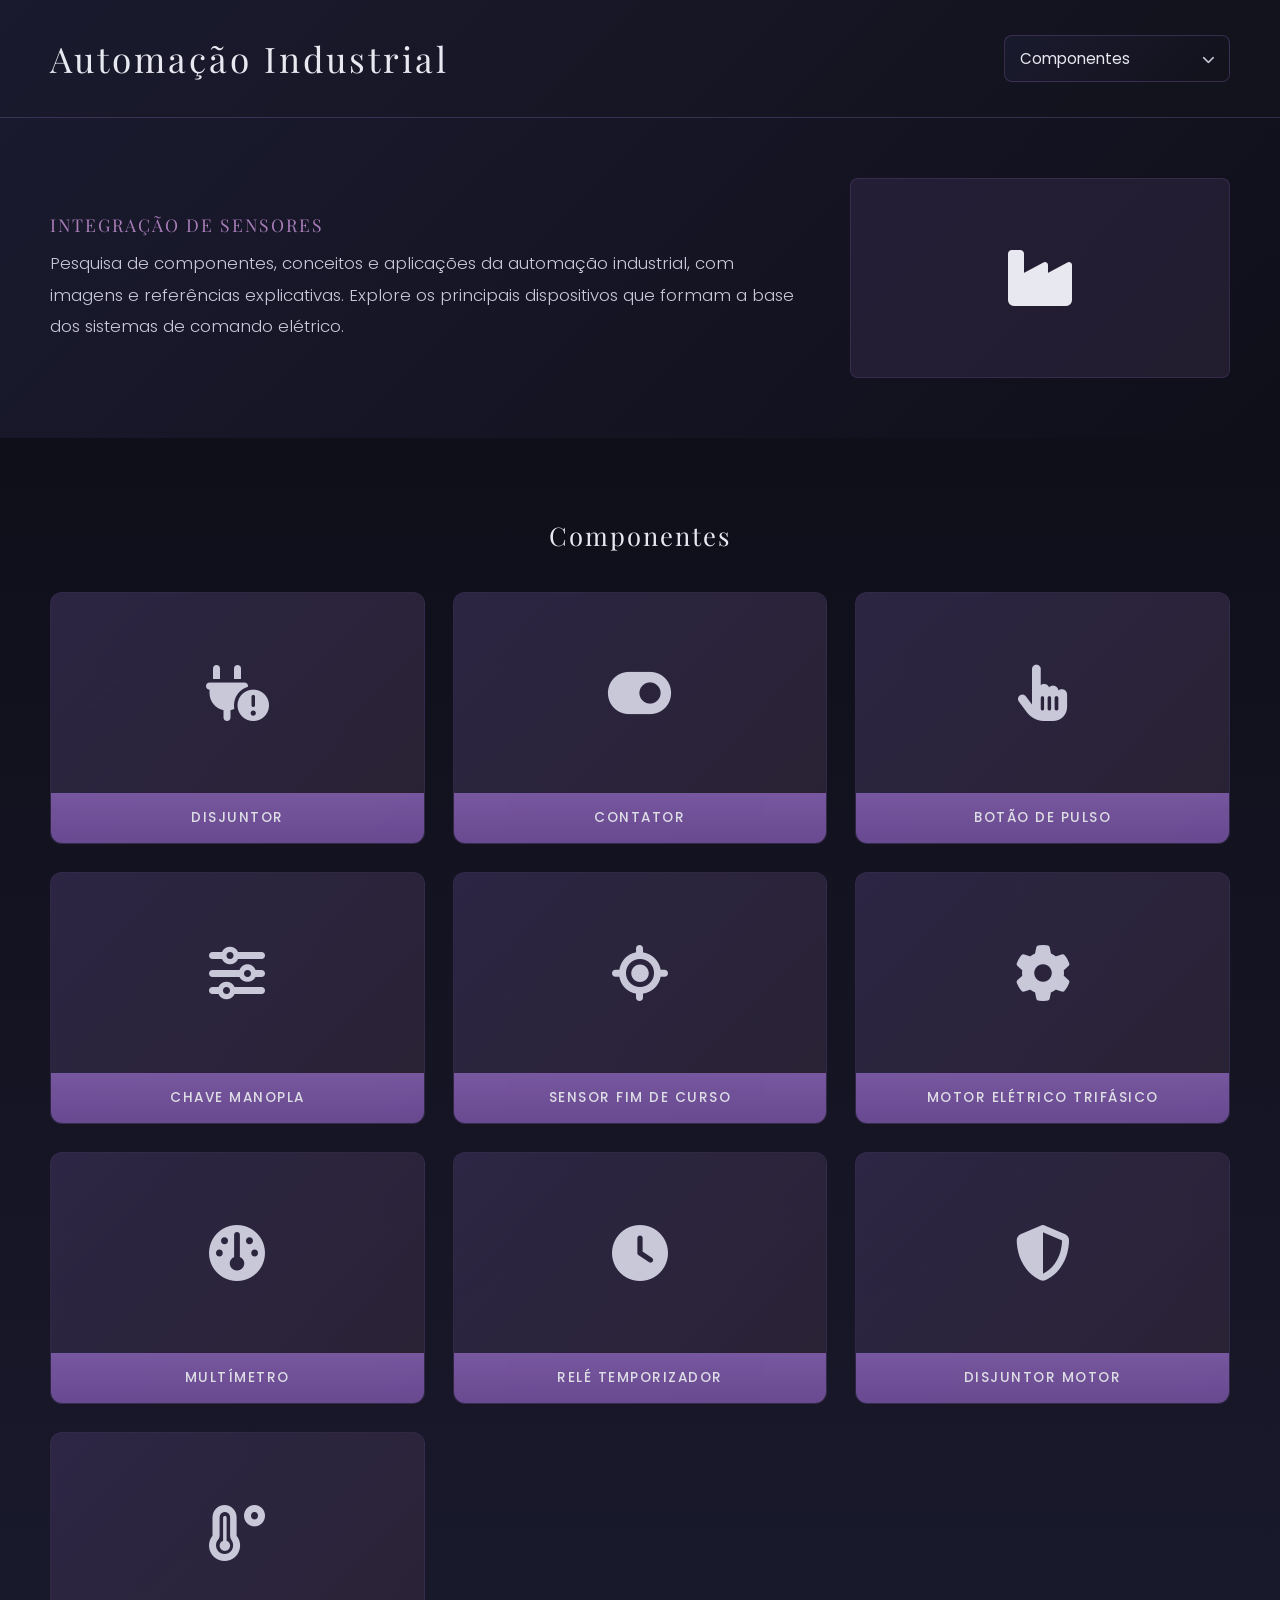
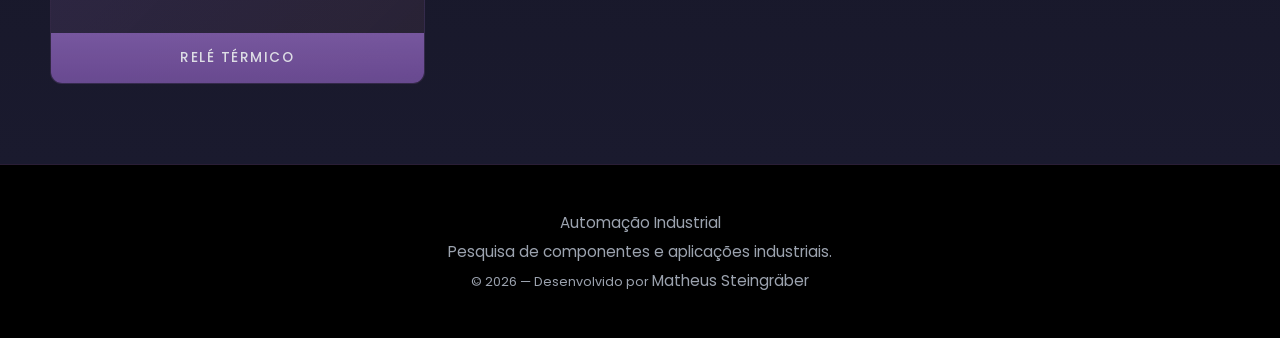
<file: index.html>
<!DOCTYPE html>
<html lang="pt-BR">
<head>
    <meta charset="UTF-8">
    <meta name="viewport" content="width=device-width, initial-scale=1.0">
    <link rel="shortcut icon" href="./img/logo_icon/automacao.png" type="image/x-icon">
    <link rel="stylesheet" href="./CSS/index.css">
    <link rel="stylesheet" href="https://cdnjs.cloudflare.com/ajax/libs/font-awesome/6.5.0/css/all.min.css">
    <title>Automação Industrial</title>
</head>
<body>

<header>
    <h1>Automação Industrial</h1>
    <div class="header-right">
        <div class="custom-select">
            <nav>
                <select onchange="window.location.href=this.value">
                    <option value="" disabled selected>Componentes</option>
                    <option value="./HTML/disjuntor.html">Disjuntor</option>
                    <option value="./HTML/contator.html">Contator</option>
                    <option value="./HTML/btn_pulso.html">Botão Pulso</option>
                    <option value="./HTML/chave.html">Chave Manopla</option>
                    <option value="./HTML/sensorFC.html">Sensor Fim de Curso</option>
                    <option value="./HTML/motorTF.html">Motor Elétrico Trifásico</option>
                    <option value="./HTML/multimetro.html">Multímetro</option>
                    <option value="./HTML/releTemp.html">Relé Temporizador</option>
                    <option value="./HTML/disjuntor_Motor.html">Disjuntor Motor</option>
                    <option value="./HTML/releTermico.html">Relé Térmico</option>
                </select>
            </nav>
        </div>
    </div>
</header>

<main>
    <section class="intro">
        <div class="intro-text">
            <h2>Integração de Sensores</h2>
            <p>Pesquisa de componentes, conceitos e aplicações da automação industrial, com imagens e referências explicativas. Explore os principais dispositivos que formam a base dos sistemas de comando elétrico.</p>
        </div>
        <div class="intro-image">
            <i class="fa-solid fa-industry"></i>
        </div>
    </section>

    <section class="portfolio">
        <p class="portfolio-title">Componentes</p>
        <div class="grid">

            <nav><a class="card" href="./HTML/disjuntor.html">
                <div class="card-image"><i class="fa-solid fa-plug-circle-exclamation"></i></div>
                <div class="card-footer">Disjuntor</div>
            </a></nav>

            <nav><a class="card" href="./HTML/contator.html">
                <div class="card-image"><i class="fa-solid fa-toggle-on"></i></div>
                <div class="card-footer">Contator</div>
            </a></nav>

            <nav><a class="card" href="./HTML/btn_pulso.html">
                <div class="card-image"><i class="fa-solid fa-hand-pointer"></i></div>
                <div class="card-footer">Botão de Pulso</div>
            </a></nav>

            <nav><a class="card" href="./HTML/chave.html">
                <div class="card-image"><i class="fa-solid fa-sliders"></i></div>
                <div class="card-footer">Chave Manopla</div>
            </a></nav>

            <nav><a class="card" href="./HTML/sensorFC.html">
                <div class="card-image"><i class="fa-solid fa-location-crosshairs"></i></div>
                <div class="card-footer">Sensor Fim de Curso</div>
            </a></nav>

            <nav><a class="card" href="./HTML/motorTF.html">
                <div class="card-image"><i class="fa-solid fa-gear"></i></div>
                <div class="card-footer">Motor Elétrico Trifásico</div>
            </a></nav>

            <nav><a class="card" href="./HTML/multimetro.html">
                <div class="card-image"><i class="fa-solid fa-gauge"></i></div>
                <div class="card-footer">Multímetro</div>
            </a></nav>

            <nav><a class="card" href="./HTML/releTemp.html">
                <div class="card-image"><i class="fa-solid fa-clock"></i></div>
                <div class="card-footer">Relé Temporizador</div>
            </a></nav>

            <nav><a class="card" href="./HTML/disjuntor_Motor.html">
                <div class="card-image"><i class="fa-solid fa-shield-halved"></i></div>
                <div class="card-footer">Disjuntor Motor</div>
            </a></nav>

            <nav><a class="card" href="./HTML/releTermico.html">
                <div class="card-image"><i class="fa-solid fa-temperature-high"></i></div>
                <div class="card-footer">Relé Térmico</div>
            </a></nav>

        </div>
    </section>
</main>

<footer>
    <p>Automação Industrial</p>
    <p>Pesquisa de componentes e aplicações industriais.</p>
    <p><small>© 2026 — Desenvolvido por <a href="https://github.com/Twy1m">Matheus Steingräber</a></small></p>
</footer>

</body>
</html>
</file>
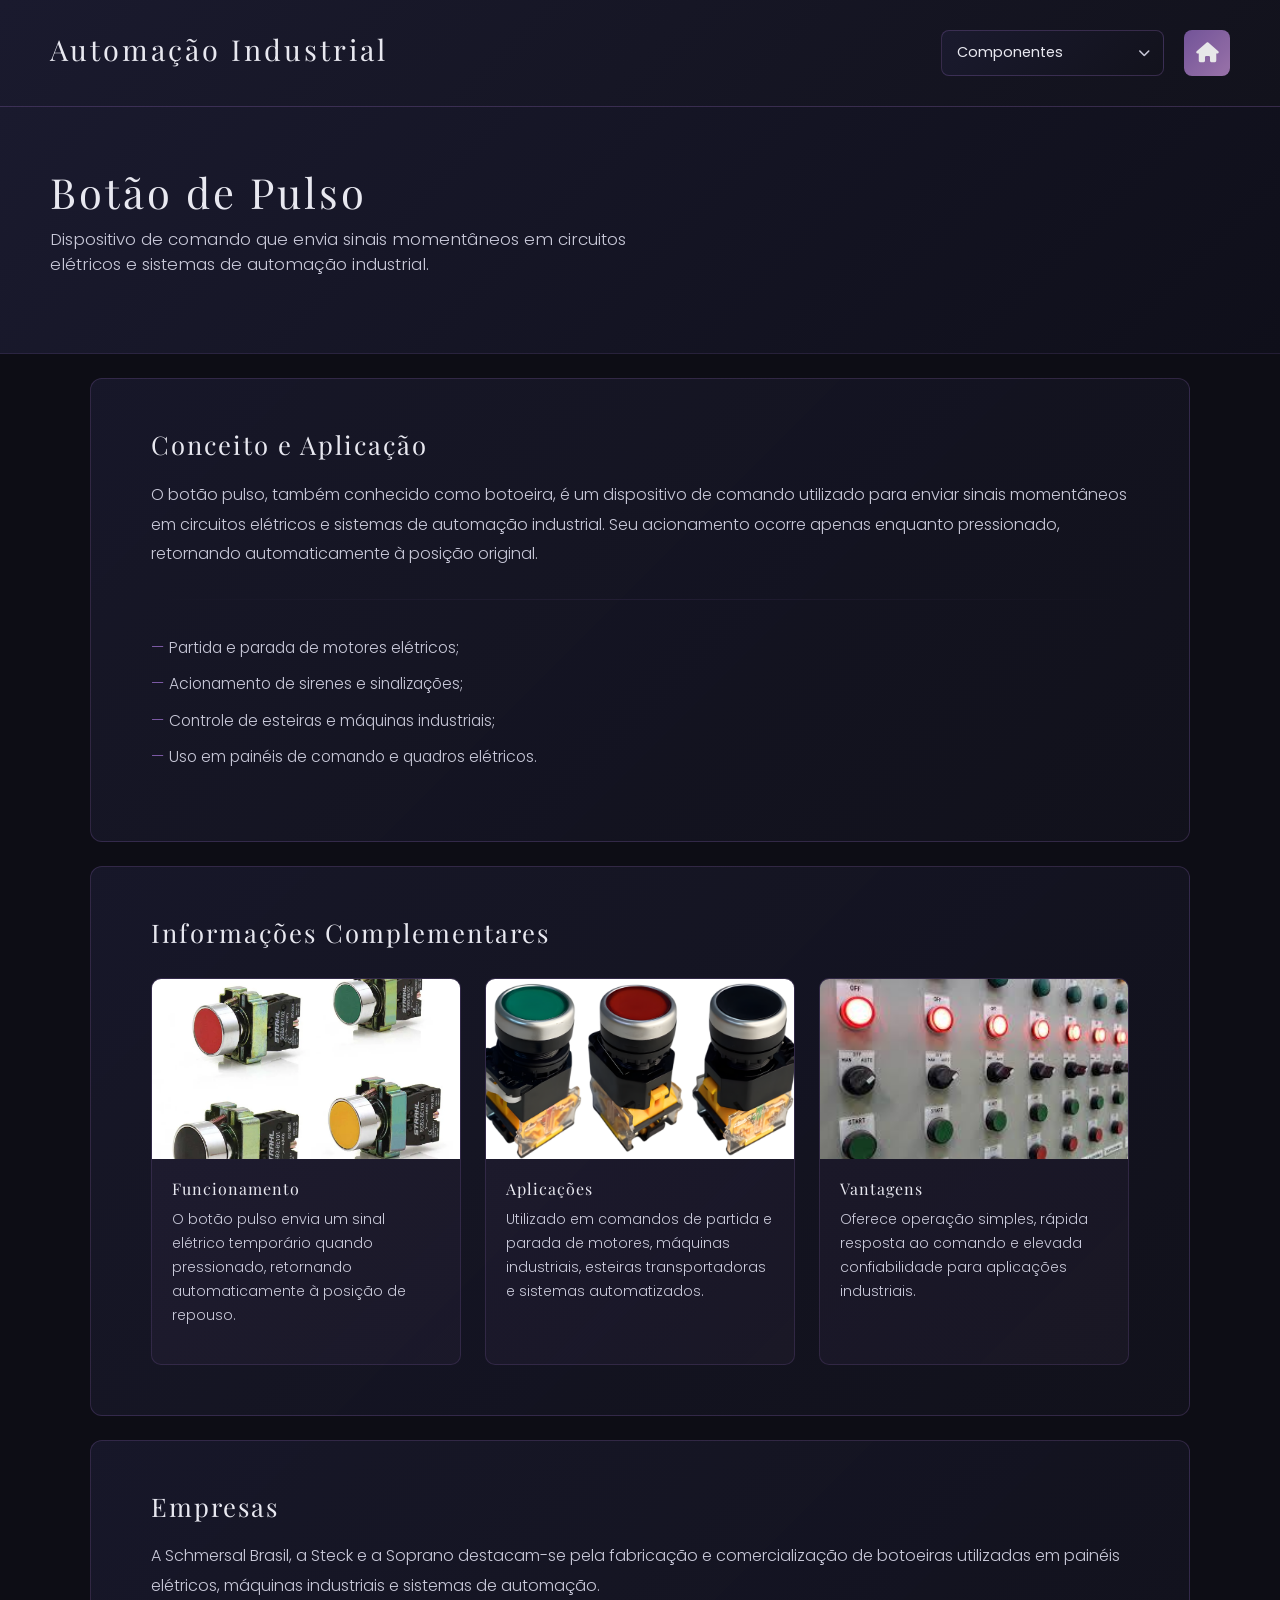
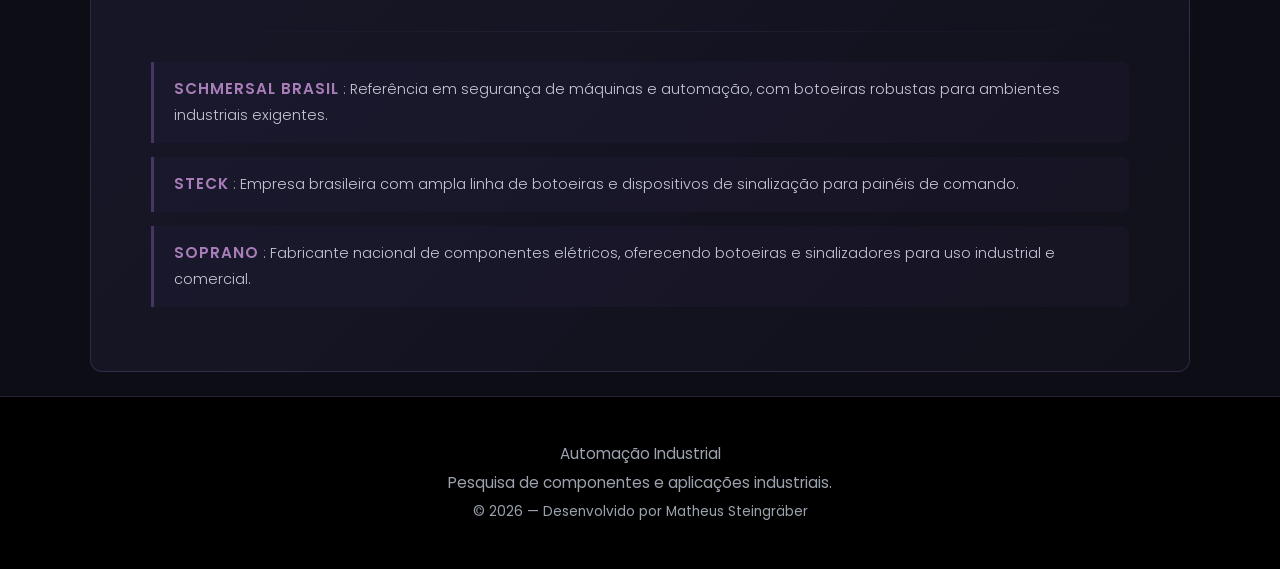
<file: HTML/btn_pulso.html>
<!DOCTYPE html>
<html lang="pt-BR">
<head>
    <meta charset="UTF-8">
    <meta name="viewport" content="width=device-width, initial-scale=1.0">
    <link rel="shortcut icon" href="../img/logo_icon/automacao.png" type="image/x-icon">
    <link rel="stylesheet" href="https://cdnjs.cloudflare.com/ajax/libs/font-awesome/6.5.0/css/all.min.css">
    <link rel="stylesheet" href="https://cdn.jsdelivr.net/npm/bootstrap@5.3.7/dist/css/bootstrap.min.css">
    <link rel="stylesheet" href="../CSS/geral.css">
    <title>Botão de Pulso — Automação Industrial</title>
</head>
<body>

<header>
    <div class="header-left">
        <a href="../index.html"><h1>Automação Industrial</h1></a>
    </div>
    <div class="header-right">
            <div class="custom-select">
                <select onchange="window.location.href=this.value">
                    <option value="" disabled selected>Componentes</option>
                    <option value="./disjuntor.html">Disjuntor</option>
                    <option value="./contator.html">Contator</option>
                    <option value="./btn_pulso.html">Botão Pulso</option>
                    <option value="./chave.html">Chave Manopla</option>
                    <option value="./sensorFC.html">Sensor Fim de Curso</option>
                    <option value="./motorTF.html">Motor Elétrico Trifásico</option>
                    <option value="./multimetro.html">Multímetro</option>
                    <option value="./releTemp.html">Relé Temporizador</option>
                    <option value="./disjuntor_Motor.html">Disjuntor Motor</option>
                    <option value="./releTermico.html">Relé Térmico</option>
                </select>
            </div>
        <a class="home-icon" href="../index.html"><i class="fa-solid fa-house"></i></a>
    </div>
</header>

<main>
    <div class="page-hero">
        <h1>Botão de Pulso</h1>
        <p>Dispositivo de comando que envia sinais momentâneos em circuitos elétricos e sistemas de automação industrial.</p>
    </div>

    <div class="content-card">
        <h2>Conceito e Aplicação</h2>
        <p>O botão pulso, também conhecido como botoeira, é um dispositivo de comando utilizado para enviar sinais momentâneos em circuitos elétricos e sistemas de automação industrial. Seu acionamento ocorre apenas enquanto pressionado, retornando automaticamente à posição original.</p>
        <hr>
        <ul>
                <li>Partida e parada de motores elétricos;</li>
                <li>Acionamento de sirenes e sinalizações;</li>
                <li>Controle de esteiras e máquinas industriais;</li>
                <li>Uso em painéis de comando e quadros elétricos.</li>
        </ul>
    </div>

    <div class="content-card">
        <h2>Informações Complementares</h2>
        <div class="cards-row">
                <div class="info-card">
                    <img src="../img/botoeira/btn_pulso1.png" alt="Funcionamento">
                    <div class="info-card-body">
                        <h5>Funcionamento</h5>
                        <p>O botão pulso envia um sinal elétrico temporário quando pressionado, retornando automaticamente à posição de repouso.</p>
                    </div>
                </div>
                <div class="info-card">
                    <img src="../img/botoeira/btn_pulso2.png" alt="Aplicações">
                    <div class="info-card-body">
                        <h5>Aplicações</h5>
                        <p>Utilizado em comandos de partida e parada de motores, máquinas industriais, esteiras transportadoras e sistemas automatizados.</p>
                    </div>
                </div>
                <div class="info-card">
                    <img src="../img/botoeira/btn_pulso3.png" alt="Vantagens">
                    <div class="info-card-body">
                        <h5>Vantagens</h5>
                        <p>Oferece operação simples, rápida resposta ao comando e elevada confiabilidade para aplicações industriais.</p>
                    </div>
                </div>
        </div>
    </div>

    <div class="content-card">
        <h2>Empresas</h2>
        <p>A Schmersal Brasil, a Steck e a Soprano destacam-se pela fabricação e comercialização de botoeiras utilizadas em painéis elétricos, máquinas industriais e sistemas de automação.</p>
        <hr>
                <div class="empresa-item">
                    <a href="https://www.schmersal.com.br/automacao/botoeiras" target="_blank">SCHMERSAL BRASIL</a>
                    <p>: Referência em segurança de máquinas e automação, com botoeiras robustas para ambientes industriais exigentes.</p>
                </div>
                <div class="empresa-item">
                    <a href="https://loja.steck.com.br/controle-e-sinalizacao/botoes-led" target="_blank">STECK</a>
                    <p>: Empresa brasileira com ampla linha de botoeiras e dispositivos de sinalização para painéis de comando.</p>
                </div>
                <div class="empresa-item">
                    <a href="https://www.soprano.com.br/energia/automacao/botoeiras-e-sinalizacao" target="_blank">SOPRANO</a>
                    <p>: Fabricante nacional de componentes elétricos, oferecendo botoeiras e sinalizadores para uso industrial e comercial.</p>
                </div>
        
    </div>

</main>

<footer>
    <p>Automação Industrial</p>
    <p>Pesquisa de componentes e aplicações industriais.</p>
    <p><small>© 2026 — Desenvolvido por <a href="https://github.com/Twy1m" target="_blank">Matheus Steingräber</a></small></p>
</footer>
</body>
</html>
</file>
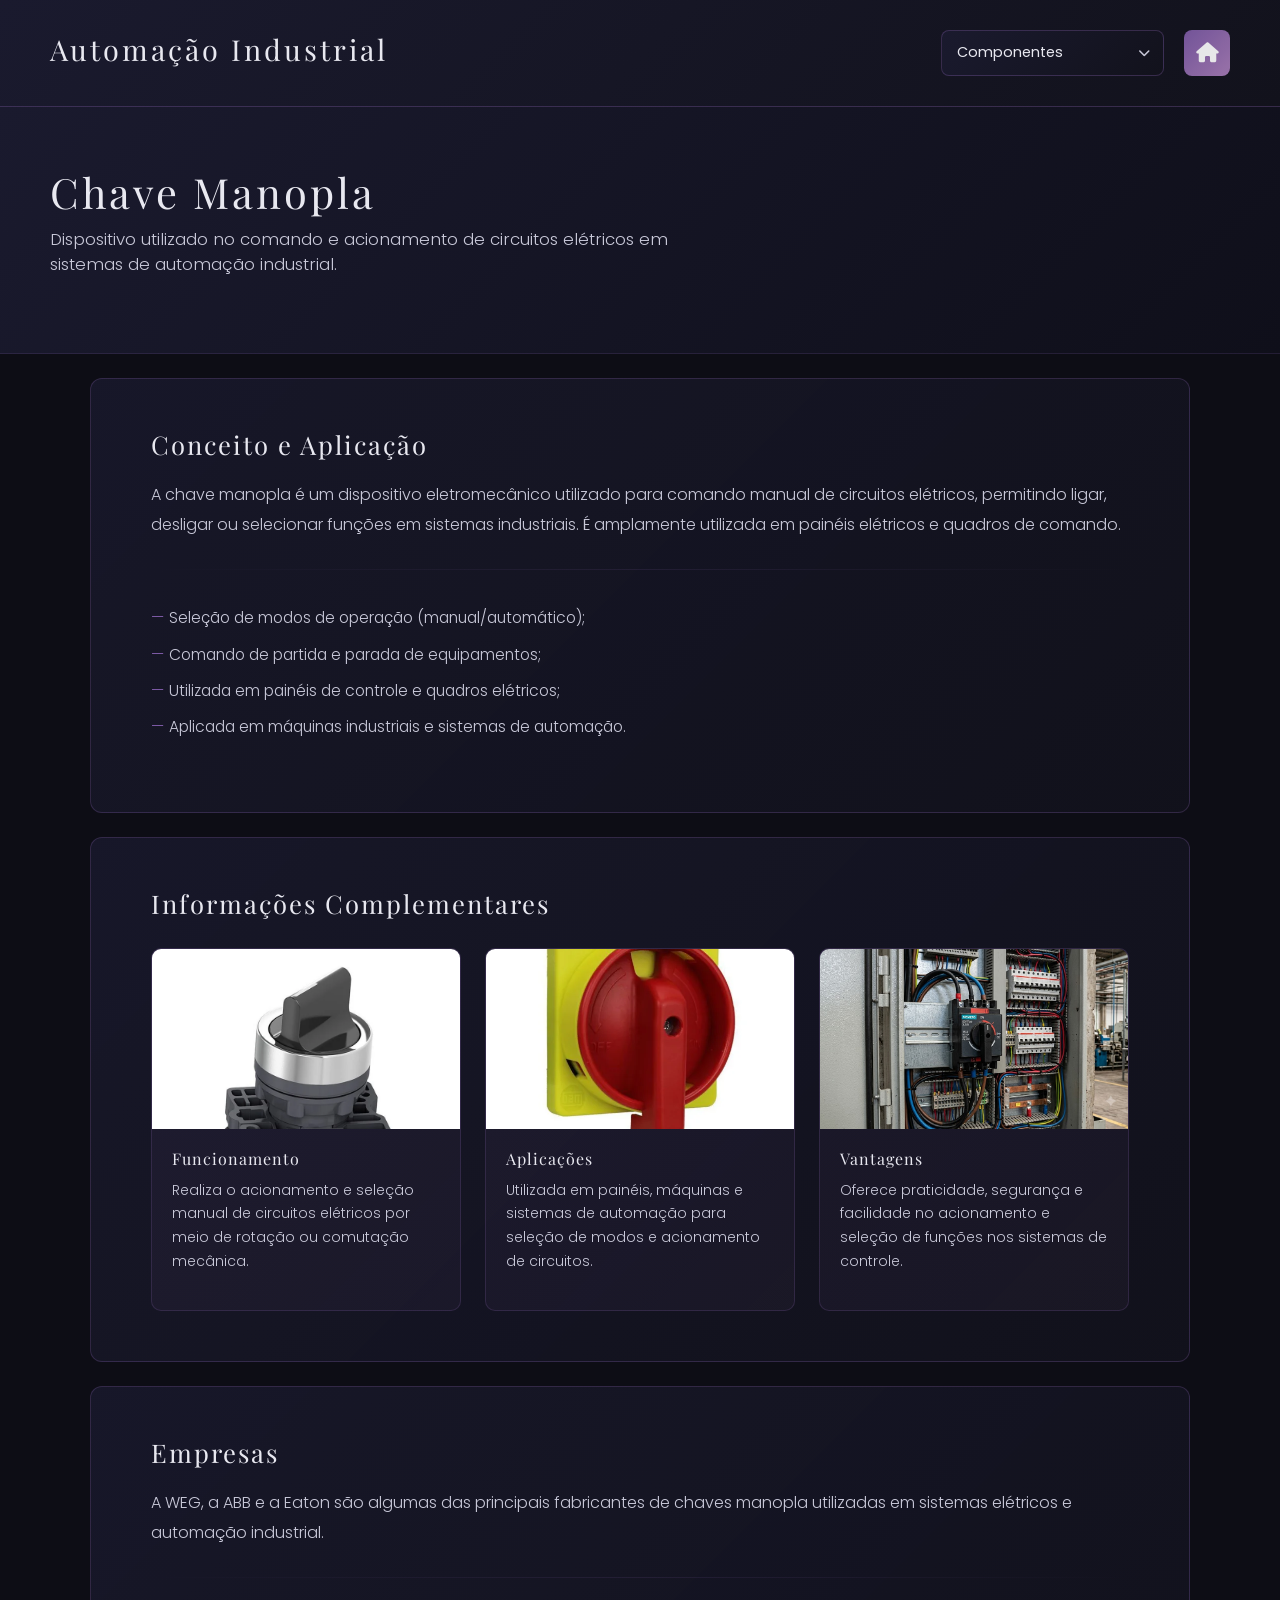
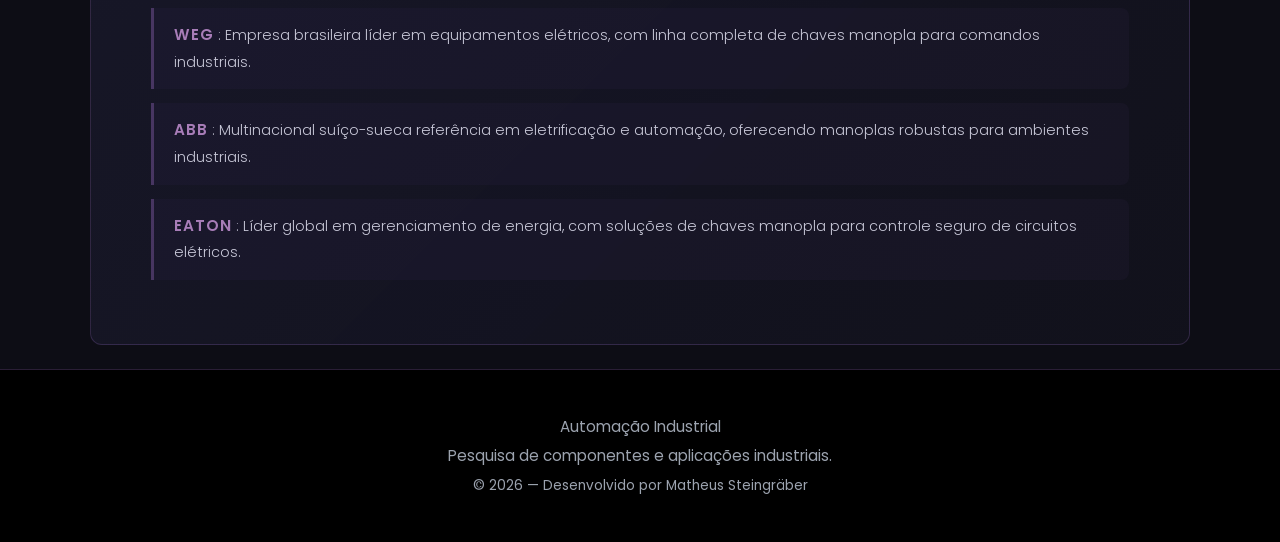
<file: HTML/chave.html>
<!DOCTYPE html>
<html lang="pt-BR">
<head>
    <meta charset="UTF-8">
    <meta name="viewport" content="width=device-width, initial-scale=1.0">
    <link rel="shortcut icon" href="../img/logo_icon/automacao.png" type="image/x-icon">
    <link rel="stylesheet" href="https://cdnjs.cloudflare.com/ajax/libs/font-awesome/6.5.0/css/all.min.css">
    <link rel="stylesheet" href="https://cdn.jsdelivr.net/npm/bootstrap@5.3.7/dist/css/bootstrap.min.css">
    <link rel="stylesheet" href="../CSS/geral.css">
    <title>Chave Manopla — Automação Industrial</title>
</head>
<body>

<header>
    <div class="header-left">
        <a href="../index.html"><h1>Automação Industrial</h1></a>
    </div>
    <div class="header-right">
            <div class="custom-select">
                <select onchange="window.location.href=this.value">
                    <option value="" disabled selected>Componentes</option>
                    <option value="./disjuntor.html">Disjuntor</option>
                    <option value="./contator.html">Contator</option>
                    <option value="./btn_pulso.html">Botão Pulso</option>
                    <option value="./chave.html">Chave Manopla</option>
                    <option value="./sensorFC.html">Sensor Fim de Curso</option>
                    <option value="./motorTF.html">Motor Elétrico Trifásico</option>
                    <option value="./multimetro.html">Multímetro</option>
                    <option value="./releTemp.html">Relé Temporizador</option>
                    <option value="./disjuntor_Motor.html">Disjuntor Motor</option>
                    <option value="./releTermico.html">Relé Térmico</option>
                </select>
            </div>
        <a class="home-icon" href="../index.html"><i class="fa-solid fa-house"></i></a>
    </div>
</header>

<main>
    <div class="page-hero">
        <h1>Chave Manopla</h1>
        <p>Dispositivo utilizado no comando e acionamento de circuitos elétricos em sistemas de automação industrial.</p>
    </div>

    <div class="content-card">
        <h2>Conceito e Aplicação</h2>
        <p>A chave manopla é um dispositivo eletromecânico utilizado para comando manual de circuitos elétricos, permitindo ligar, desligar ou selecionar funções em sistemas industriais. É amplamente utilizada em painéis elétricos e quadros de comando.</p>
        <hr>
        <ul>
                <li>Seleção de modos de operação (manual/automático);</li>
                <li>Comando de partida e parada de equipamentos;</li>
                <li>Utilizada em painéis de controle e quadros elétricos;</li>
                <li>Aplicada em máquinas industriais e sistemas de automação.</li>
        </ul>
    </div>

    <div class="content-card">
        <h2>Informações Complementares</h2>
        <div class="cards-row">
                <div class="info-card">
                    <img src="../img/chave/chaveM1.png" alt="Funcionamento">
                    <div class="info-card-body">
                        <h5>Funcionamento</h5>
                        <p>Realiza o acionamento e seleção manual de circuitos elétricos por meio de rotação ou comutação mecânica.</p>
                    </div>
                </div>
                <div class="info-card">
                    <img src="../img/chave/chaveM2.png" alt="Aplicações">
                    <div class="info-card-body">
                        <h5>Aplicações</h5>
                        <p>Utilizada em painéis, máquinas e sistemas de automação para seleção de modos e acionamento de circuitos.</p>
                    </div>
                </div>
                <div class="info-card">
                    <img src="../img/chave/chaveM3.png" alt="Vantagens">
                    <div class="info-card-body">
                        <h5>Vantagens</h5>
                        <p>Oferece praticidade, segurança e facilidade no acionamento e seleção de funções nos sistemas de controle.</p>
                    </div>
                </div>
        </div>
    </div>

    <div class="content-card">
        <h2>Empresas</h2>
        <p>A WEG, a ABB e a Eaton são algumas das principais fabricantes de chaves manopla utilizadas em sistemas elétricos e automação industrial.</p>
        <hr>
                <div class="empresa-item">
                    <a href="https://www.weg.net/catalog/weg/BR/pt/Automa%C3%A7%C3%A3o-e-Controle-Industrial/Controls/Acess%C3%B3rios-para-Controls/Acess%C3%B3rios-para-Disjuntores-em-Caixa-Moldada/Acess%C3%B3rios-Externos/Manoplas/c/BR_WDC_CTL_ACCES_DISJ_CM_MANOPLA" target="_blank">WEG</a>
                    <p>: Empresa brasileira líder em equipamentos elétricos, com linha completa de chaves manopla para comandos industriais.</p>
                </div>
                <div class="empresa-item">
                    <a href="https://loja.br.abb.com/manopla-rotativa-para-fixacao-na-porta" target="_blank">ABB</a>
                    <p>: Multinacional suíço-sueca referência em eletrificação e automação, oferecendo manoplas robustas para ambientes industriais.</p>
                </div>
                <div class="empresa-item">
                    <a href="https://www.eaton.com/br/pt-br/catalog/industrial-control--d" target="_blank">EATON</a>
                    <p>: Líder global em gerenciamento de energia, com soluções de chaves manopla para controle seguro de circuitos elétricos.</p>
                </div>
        
    </div>

</main>

<footer>
    <p>Automação Industrial</p>
    <p>Pesquisa de componentes e aplicações industriais.</p>
    <p><small>© 2026 — Desenvolvido por <a href="https://github.com/Twy1m" target="_blank">Matheus Steingräber</a></small></p>
</footer>
</body>
</html>
</file>
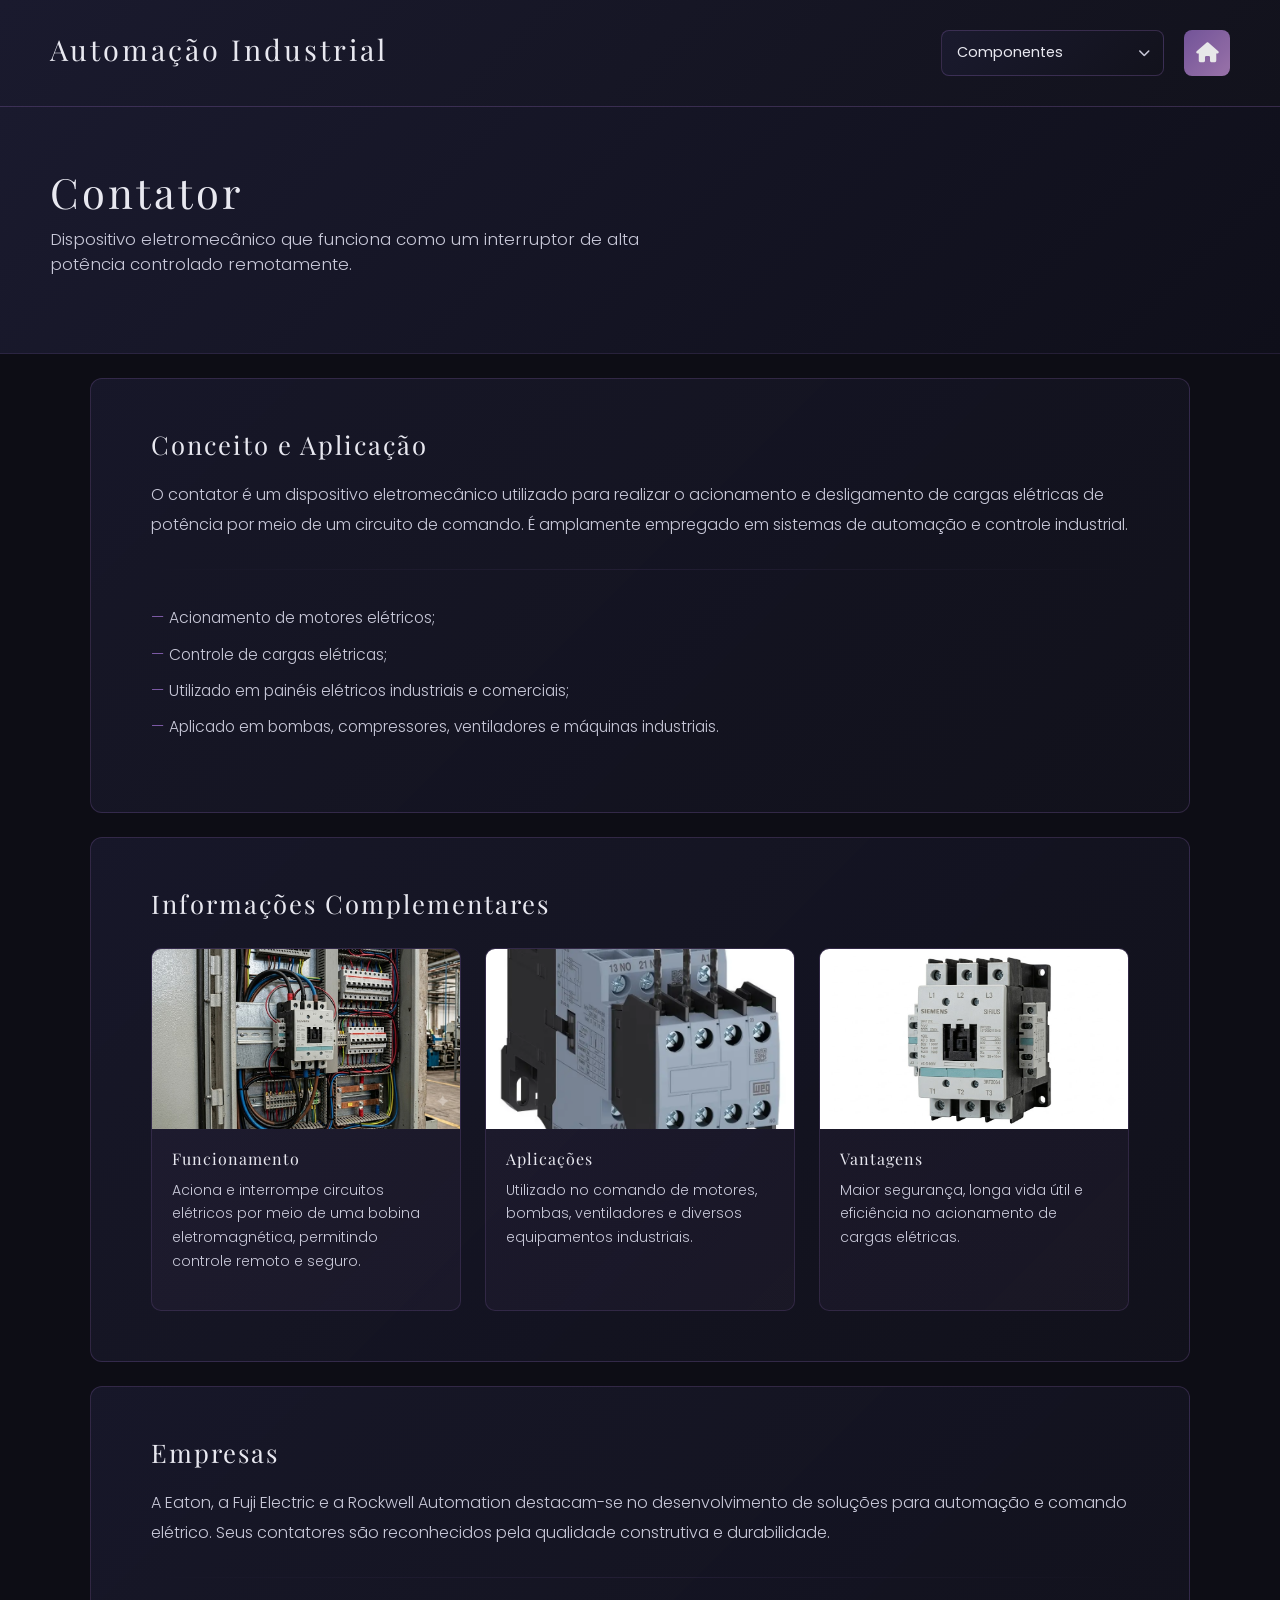
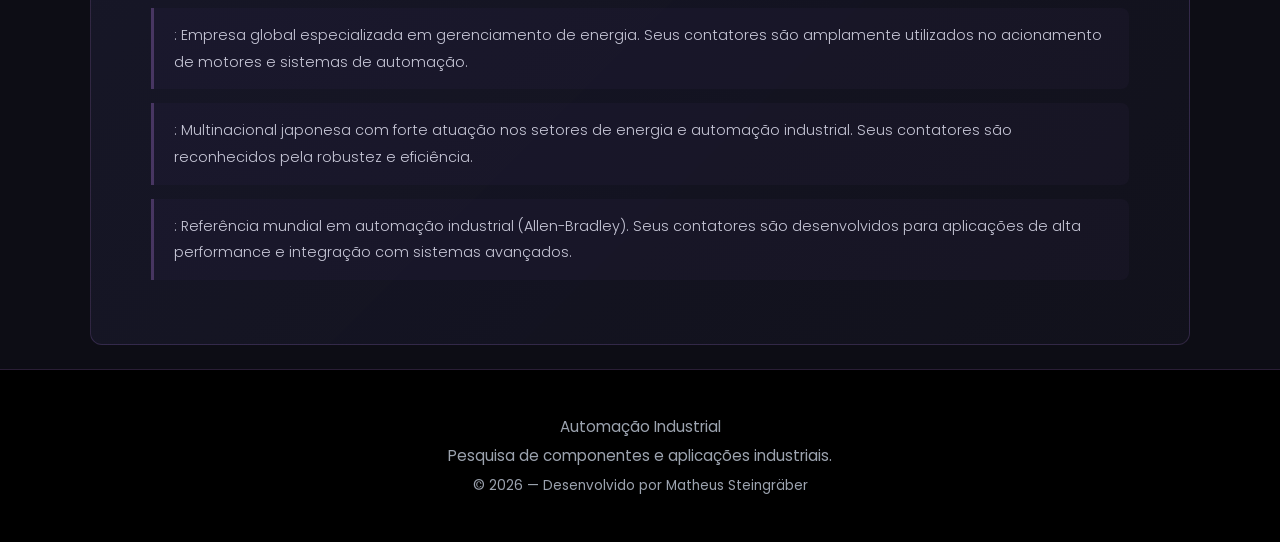
<file: HTML/contator.html>
<!DOCTYPE html>
<html lang="pt-BR">
<head>
    <meta charset="UTF-8">
    <meta name="viewport" content="width=device-width, initial-scale=1.0">
    <link rel="shortcut icon" href="../img/logo_icon/automacao.png" type="image/x-icon">
    <link rel="stylesheet" href="https://cdnjs.cloudflare.com/ajax/libs/font-awesome/6.5.0/css/all.min.css">
    <link rel="stylesheet" href="https://cdn.jsdelivr.net/npm/bootstrap@5.3.7/dist/css/bootstrap.min.css">
    <link rel="stylesheet" href="../CSS/geral.css">
    <title>Contator — Automação Industrial</title>
</head>
<body>

<header>
    <div class="header-left">
        <a href="../index.html"><h1>Automação Industrial</h1></a>
    </div>
    <div class="header-right">
            <div class="custom-select">
                <select onchange="window.location.href=this.value">
                    <option value="" disabled selected>Componentes</option>
                    <option value="./disjuntor.html">Disjuntor</option>
                    <option value="./contator.html">Contator</option>
                    <option value="./btn_pulso.html">Botão Pulso</option>
                    <option value="./chave.html">Chave Manopla</option>
                    <option value="./sensorFC.html">Sensor Fim de Curso</option>
                    <option value="./motorTF.html">Motor Elétrico Trifásico</option>
                    <option value="./multimetro.html">Multímetro</option>
                    <option value="./releTemp.html">Relé Temporizador</option>
                    <option value="./disjuntor_Motor.html">Disjuntor Motor</option>
                    <option value="./releTermico.html">Relé Térmico</option>
                </select>
            </div>
        <a class="home-icon" href="../index.html"><i class="fa-solid fa-house"></i></a>
    </div>
</header>

<main>
    <div class="page-hero">
        <h1>Contator</h1>
        <p>Dispositivo eletromecânico que funciona como um interruptor de alta potência controlado remotamente.</p>
    </div>

    <div class="content-card">
        <h2>Conceito e Aplicação</h2>
        <p>O contator é um dispositivo eletromecânico utilizado para realizar o acionamento e desligamento de cargas elétricas de potência por meio de um circuito de comando. É amplamente empregado em sistemas de automação e controle industrial.</p>
        <hr>
        <ul>
                <li>Acionamento de motores elétricos;</li>
                <li>Controle de cargas elétricas;</li>
                <li>Utilizado em painéis elétricos industriais e comerciais;</li>
                <li>Aplicado em bombas, compressores, ventiladores e máquinas industriais.</li>
        </ul>
    </div>

    <div class="content-card">
        <h2>Informações Complementares</h2>
        <div class="cards-row">
                <div class="info-card">
                    <img src="../img/contator/contator1.png" alt="Funcionamento">
                    <div class="info-card-body">
                        <h5>Funcionamento</h5>
                        <p>Aciona e interrompe circuitos elétricos por meio de uma bobina eletromagnética, permitindo controle remoto e seguro.</p>
                    </div>
                </div>
                <div class="info-card">
                    <img src="../img/contator/contator2.png" alt="Aplicações">
                    <div class="info-card-body">
                        <h5>Aplicações</h5>
                        <p>Utilizado no comando de motores, bombas, ventiladores e diversos equipamentos industriais.</p>
                    </div>
                </div>
                <div class="info-card">
                    <img src="../img/contator/contator3.png" alt="Vantagens">
                    <div class="info-card-body">
                        <h5>Vantagens</h5>
                        <p>Maior segurança, longa vida útil e eficiência no acionamento de cargas elétricas.</p>
                    </div>
                </div>
        </div>
    </div>

    <div class="content-card">
        <h2>Empresas</h2>
        <p>A Eaton, a Fuji Electric e a Rockwell Automation destacam-se no desenvolvimento de soluções para automação e comando elétrico. Seus contatores são reconhecidos pela qualidade construtiva e durabilidade.</p>
        <hr>
                <div class="empresa-item">
                    <p>: Empresa global especializada em gerenciamento de energia. Seus contatores são amplamente utilizados no acionamento de motores e sistemas de automação.</p>
                </div>
                <div class="empresa-item">
                    <p>: Multinacional japonesa com forte atuação nos setores de energia e automação industrial. Seus contatores são reconhecidos pela robustez e eficiência.</p>
                </div>
                <div class="empresa-item">
                    <p>: Referência mundial em automação industrial (Allen-Bradley). Seus contatores são desenvolvidos para aplicações de alta performance e integração com sistemas avançados.</p>
                </div>
    </div>

</main>

<footer>
    <p>Automação Industrial</p>
    <p>Pesquisa de componentes e aplicações industriais.</p>
    <p><small>© 2026 — Desenvolvido por <a href="https://github.com/Twy1m" target="_blank">Matheus Steingräber</a></small></p>
</footer>
</body>
</html>
</file>
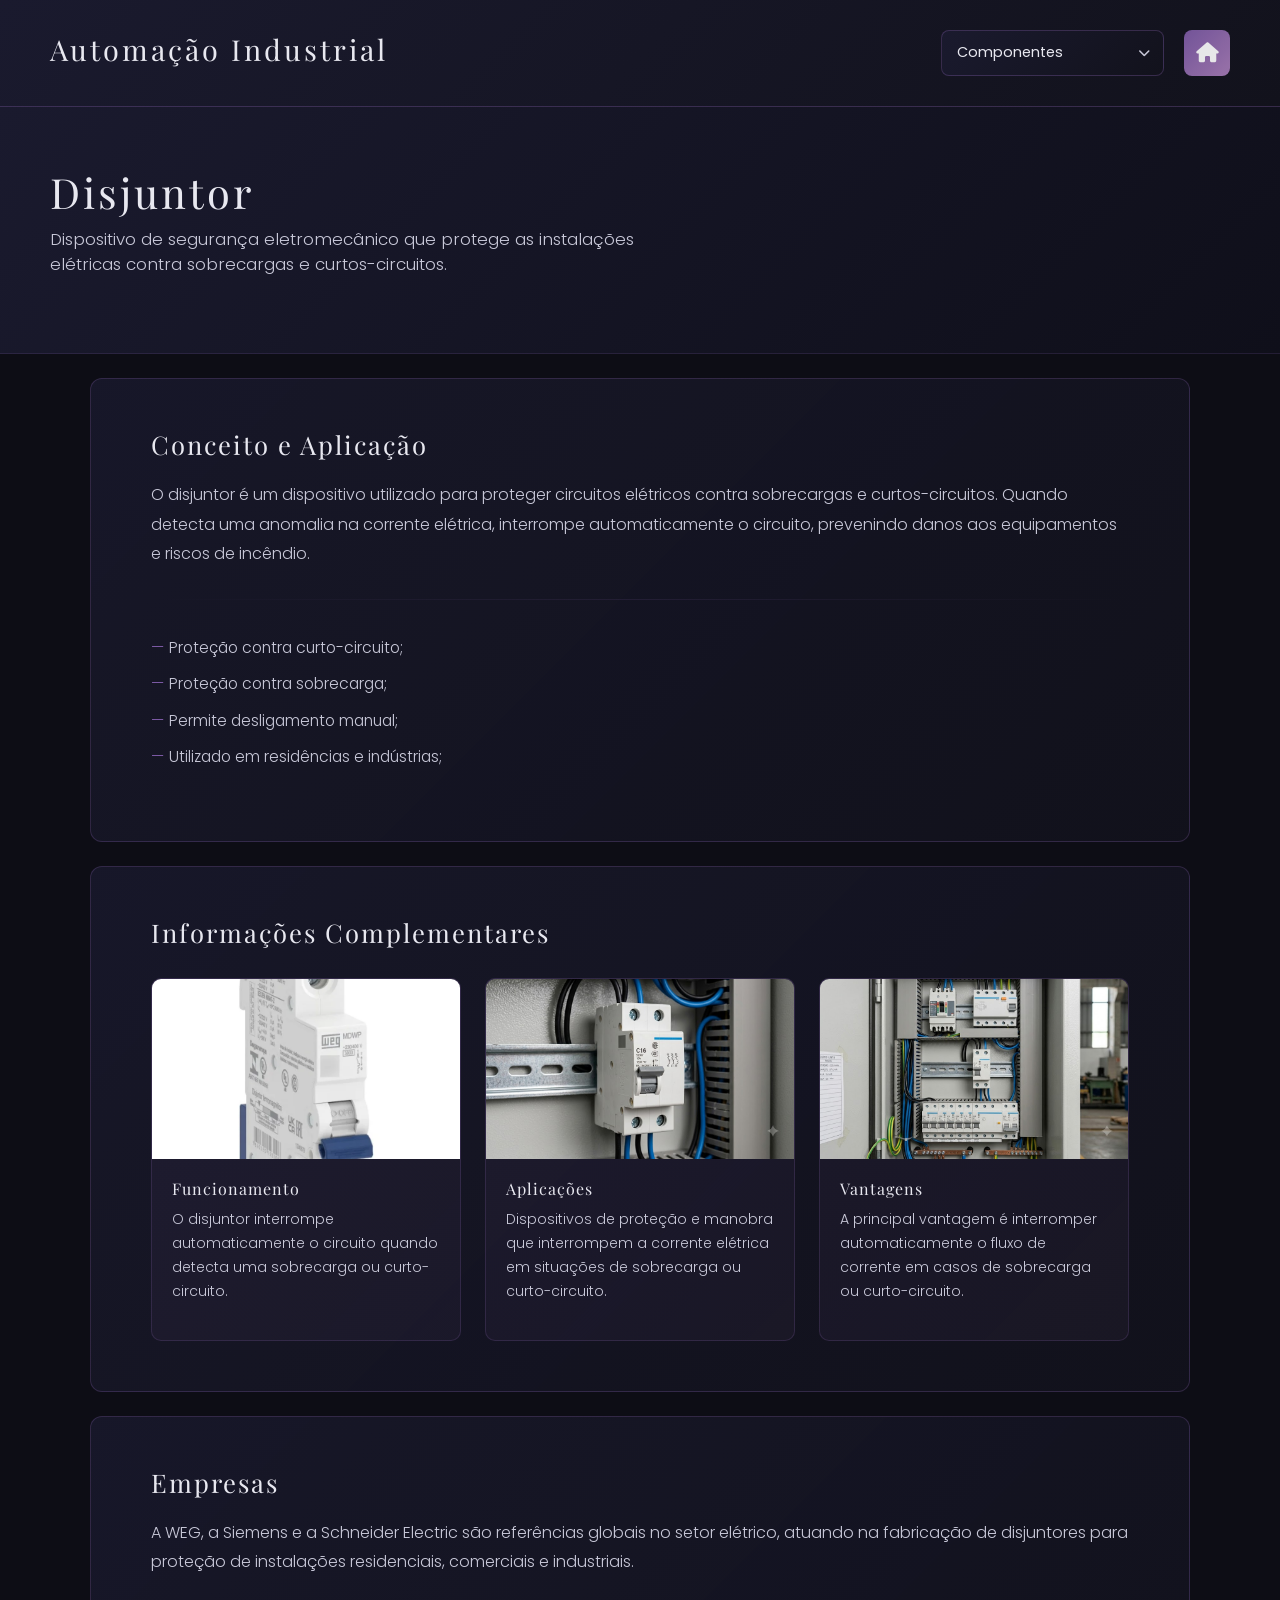
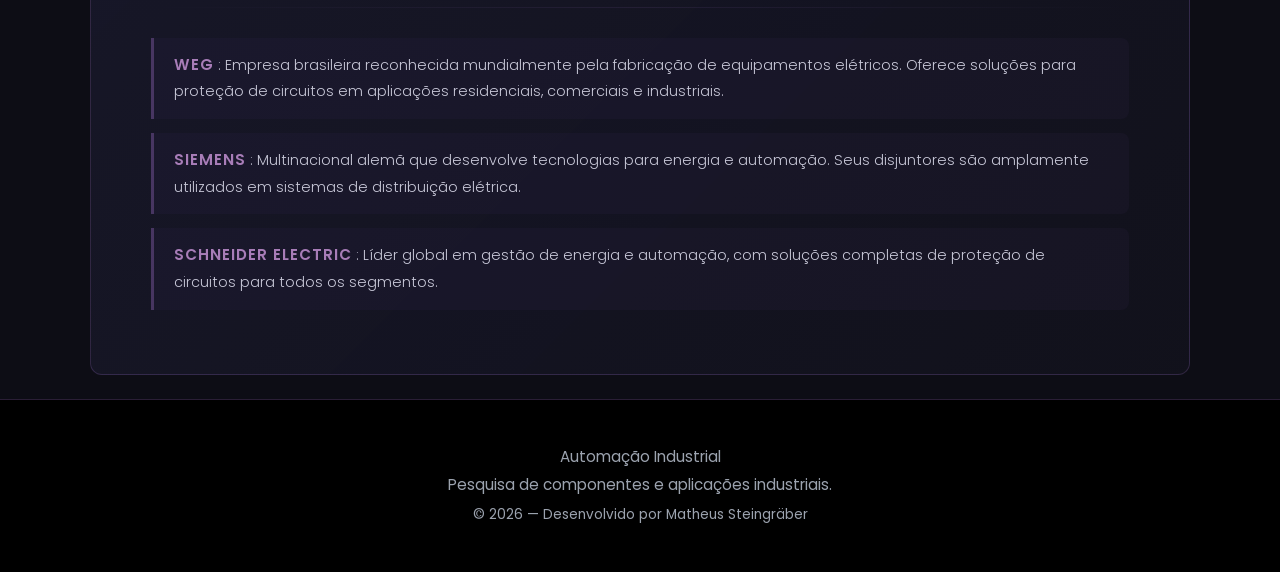
<file: HTML/disjuntor.html>
<!DOCTYPE html>
<html lang="pt-BR">
<head>
    <meta charset="UTF-8">
    <meta name="viewport" content="width=device-width, initial-scale=1.0">
    <link rel="shortcut icon" href="../img/logo_icon/automacao.png" type="image/x-icon">
    <link rel="stylesheet" href="https://cdnjs.cloudflare.com/ajax/libs/font-awesome/6.5.0/css/all.min.css">
    <link rel="stylesheet" href="https://cdn.jsdelivr.net/npm/bootstrap@5.3.7/dist/css/bootstrap.min.css">
    <link rel="stylesheet" href="../CSS/geral.css">
    <title>Disjuntor — Automação Industrial</title>
</head>
<body>

<header>
    <div class="header-left">
        <a href="../index.html"><h1>Automação Industrial</h1></a>
    </div>
    <div class="header-right">
            <div class="custom-select">
                <select onchange="window.location.href=this.value">
                    <option value="" disabled selected>Componentes</option>
                    <option value="./disjuntor.html">Disjuntor</option>
                    <option value="./contator.html">Contator</option>
                    <option value="./btn_pulso.html">Botão Pulso</option>
                    <option value="./chave.html">Chave Manopla</option>
                    <option value="./sensorFC.html">Sensor Fim de Curso</option>
                    <option value="./motorTF.html">Motor Elétrico Trifásico</option>
                    <option value="./multimetro.html">Multímetro</option>
                    <option value="./releTemp.html">Relé Temporizador</option>
                    <option value="./disjuntor_Motor.html">Disjuntor Motor</option>
                    <option value="./releTermico.html">Relé Térmico</option>
                </select>
            </div>
        <a class="home-icon" href="../index.html"><i class="fa-solid fa-house"></i></a>
    </div>
</header>

<main>
    <div class="page-hero">
        <h1>Disjuntor</h1>
        <p>Dispositivo de segurança eletromecânico que protege as instalações elétricas contra sobrecargas e curtos-circuitos.</p>
    </div>

    <div class="content-card">
        <h2>Conceito e Aplicação</h2>
        <p>O disjuntor é um dispositivo utilizado para proteger circuitos elétricos contra sobrecargas e curtos-circuitos. Quando detecta uma anomalia na corrente elétrica, interrompe automaticamente o circuito, prevenindo danos aos equipamentos e riscos de incêndio.</p>
        <hr>
        <ul>
                <li>Proteção contra curto-circuito;</li>
                <li>Proteção contra sobrecarga;</li>
                <li>Permite desligamento manual;</li>
                <li>Utilizado em residências e indústrias;</li>
        </ul>
    </div>

    <div class="content-card">
        <h2>Informações Complementares</h2>
        <div class="cards-row">
                <div class="info-card">
                    <img src="../img/disjuntor/disjuntor1.png" alt="Funcionamento">
                    <div class="info-card-body">
                        <h5>Funcionamento</h5>
                        <p>O disjuntor interrompe automaticamente o circuito quando detecta uma sobrecarga ou curto-circuito.</p>
                    </div>
                </div>
                <div class="info-card">
                    <img src="../img/disjuntor/disjuntor2.png" alt="Aplicações">
                    <div class="info-card-body">
                        <h5>Aplicações</h5>
                        <p>Dispositivos de proteção e manobra que interrompem a corrente elétrica em situações de sobrecarga ou curto-circuito.</p>
                    </div>
                </div>
                <div class="info-card">
                    <img src="../img/disjuntor/disjuntor3.png" alt="Vantagens">
                    <div class="info-card-body">
                        <h5>Vantagens</h5>
                        <p>A principal vantagem é interromper automaticamente o fluxo de corrente em casos de sobrecarga ou curto-circuito.</p>
                    </div>
                </div>
        </div>
    </div>

    <div class="content-card">
        <h2>Empresas</h2>
        <p>A WEG, a Siemens e a Schneider Electric são referências globais no setor elétrico, atuando na fabricação de disjuntores para proteção de instalações residenciais, comerciais e industriais.</p>
        <hr>
                <div class="empresa-item">
                    <a href="https://www.weg.net/catalog/weg/BR/pt/Automa%C3%A7%C3%A3o-e-Controle-Industrial/Controls/Prote%C3%A7%C3%A3o-de-Circuitos-El%C3%A9tricos/Disjuntores/c/BR_WDC_IA_CTL_CP_CB" target="_blank">WEG</a>
                    <p>: Empresa brasileira reconhecida mundialmente pela fabricação de equipamentos elétricos. Oferece soluções para proteção de circuitos em aplicações residenciais, comerciais e industriais.</p>
                </div>
                <div class="empresa-item">
                    <a href="https://www.siemens-energy.com/br/pt/home/products-services/product-offerings/circuit-breakers.html" target="_blank">SIEMENS</a>
                    <p>: Multinacional alemã que desenvolve tecnologias para energia e automação. Seus disjuntores são amplamente utilizados em sistemas de distribuição elétrica.</p>
                </div>
                <div class="empresa-item">
                    <a href="https://www.se.com/br/pt/product-category/4200-disjuntores-de-pot%c3%aancia-e-interruptores/" target="_blank">SCHNEIDER ELECTRIC</a>
                    <p>: Líder global em gestão de energia e automação, com soluções completas de proteção de circuitos para todos os segmentos.</p>
                </div>
        </div>

</main>

<footer>
    <p>Automação Industrial</p>
    <p>Pesquisa de componentes e aplicações industriais.</p>
    <p><small>© 2026 — Desenvolvido por <a href="https://github.com/Twy1m" target="_blank">Matheus Steingräber</a></small></p>
</footer>
</body>
</html>
</file>
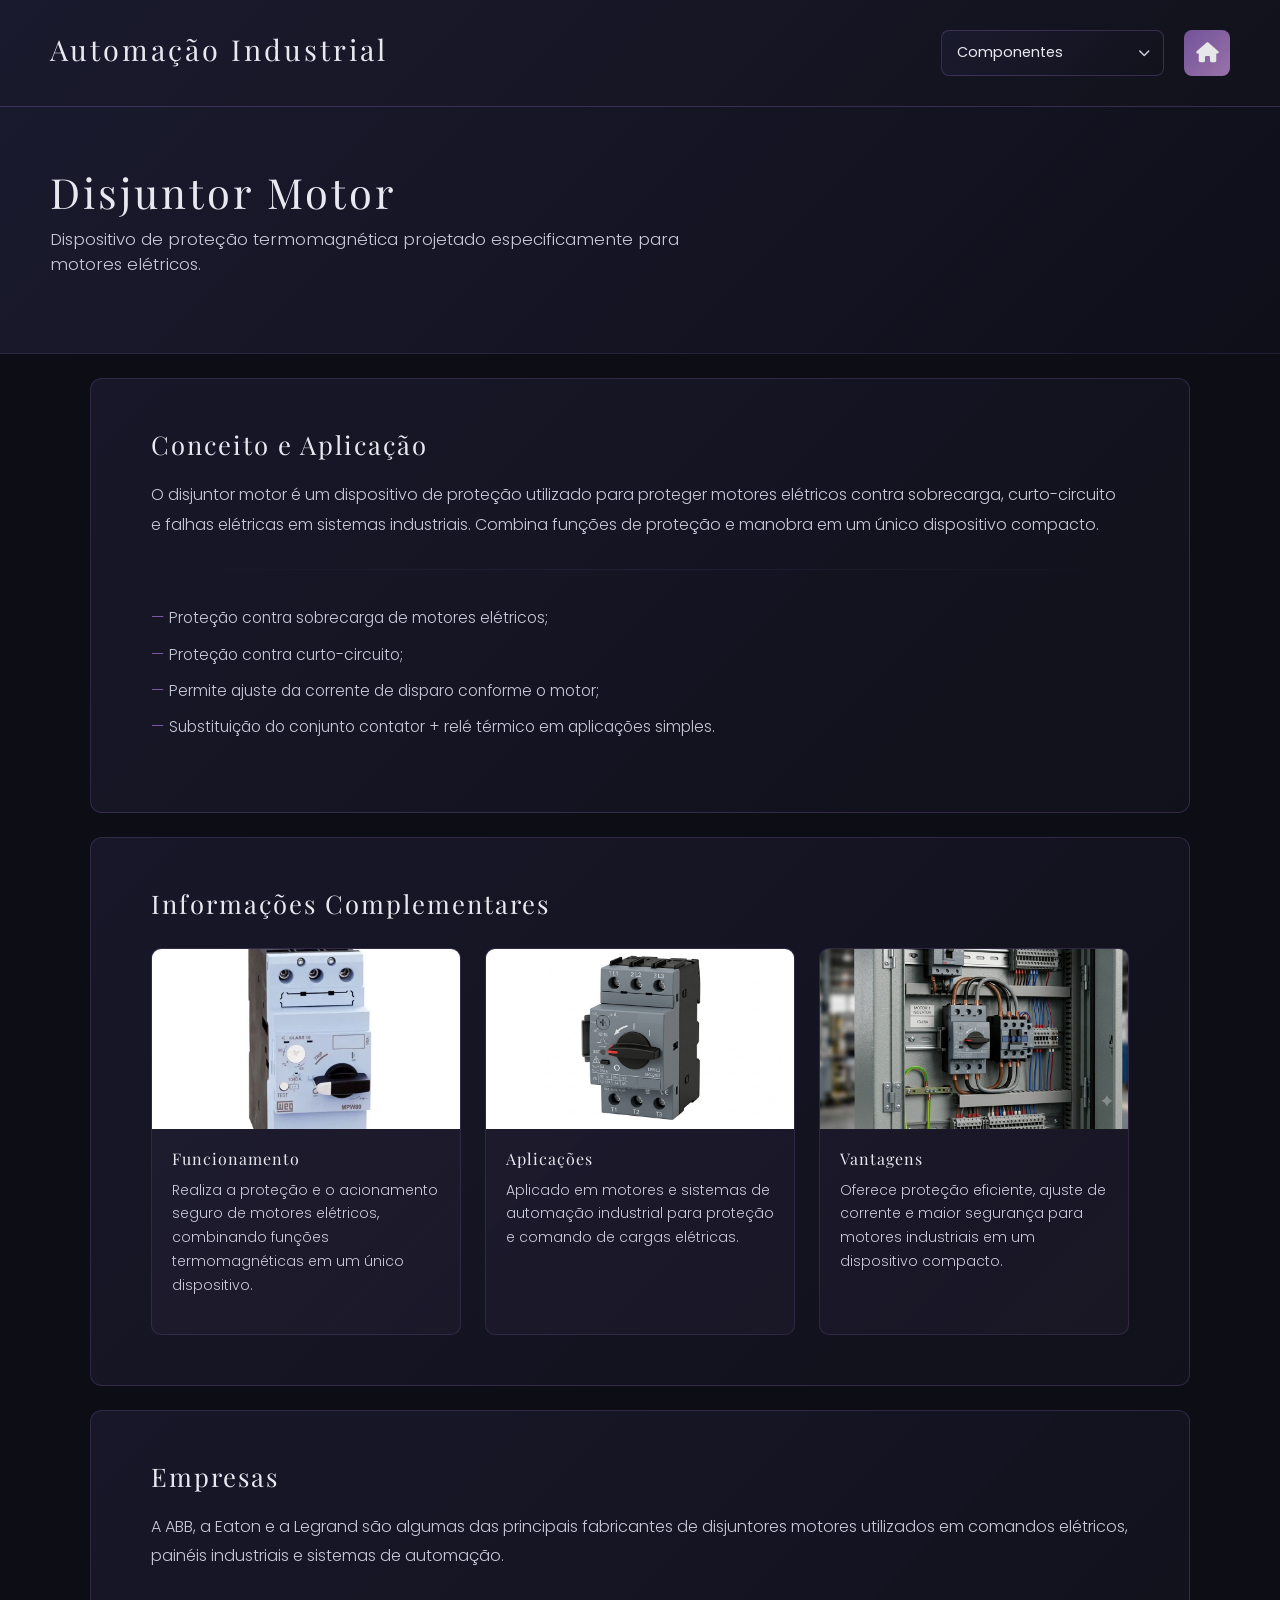
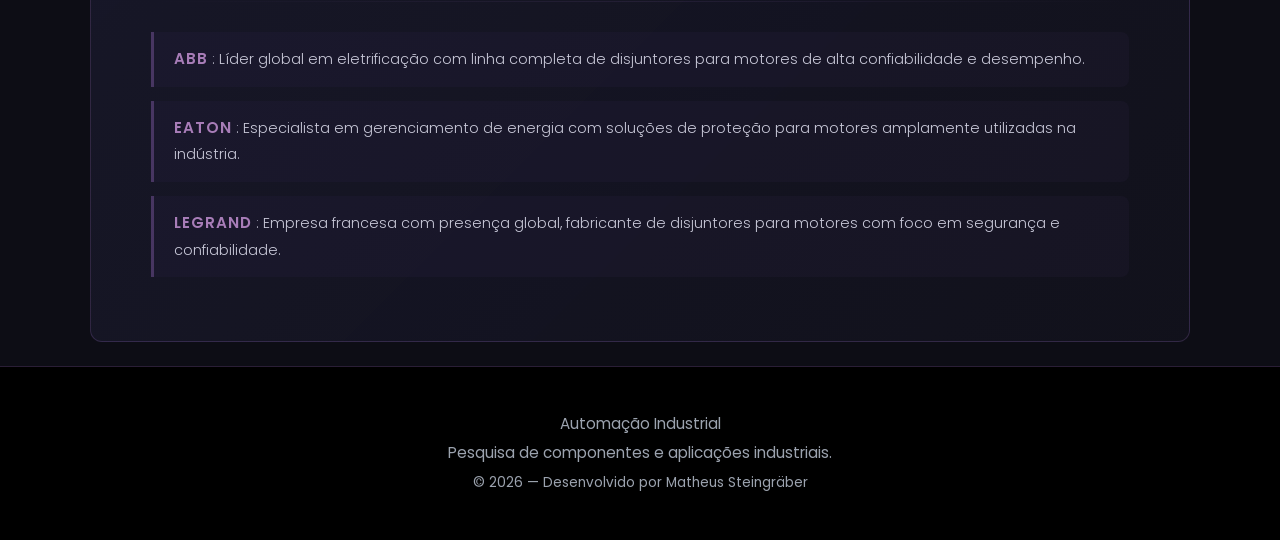
<file: HTML/disjuntor_Motor.html>
<!DOCTYPE html>
<html lang="pt-BR">
<head>
    <meta charset="UTF-8">
    <meta name="viewport" content="width=device-width, initial-scale=1.0">
    <link rel="shortcut icon" href="../img/logo_icon/automacao.png" type="image/x-icon">
    <link rel="stylesheet" href="https://cdnjs.cloudflare.com/ajax/libs/font-awesome/6.5.0/css/all.min.css">
    <link rel="stylesheet" href="https://cdn.jsdelivr.net/npm/bootstrap@5.3.7/dist/css/bootstrap.min.css">
    <link rel="stylesheet" href="../CSS/geral.css">
    <title>Disjuntor Motor — Automação Industrial</title>
</head>
<body>

<header>
    <div class="header-left">
        <a href="../index.html"><h1>Automação Industrial</h1></a>
    </div>
    <div class="header-right">
            <div class="custom-select">
                <select onchange="window.location.href=this.value">
                    <option value="" disabled selected>Componentes</option>
                    <option value="./disjuntor.html">Disjuntor</option>
                    <option value="./contator.html">Contator</option>
                    <option value="./btn_pulso.html">Botão Pulso</option>
                    <option value="./chave.html">Chave Manopla</option>
                    <option value="./sensorFC.html">Sensor Fim de Curso</option>
                    <option value="./motorTF.html">Motor Elétrico Trifásico</option>
                    <option value="./multimetro.html">Multímetro</option>
                    <option value="./releTemp.html">Relé Temporizador</option>
                    <option value="./disjuntor_Motor.html">Disjuntor Motor</option>
                    <option value="./releTermico.html">Relé Térmico</option>
                </select>
            </div>
        <a class="home-icon" href="../index.html"><i class="fa-solid fa-house"></i></a>
    </div>
</header>

<main>
    <div class="page-hero">
        <h1>Disjuntor Motor</h1>
        <p>Dispositivo de proteção termomagnética projetado especificamente para motores elétricos.</p>
    </div>


    <div class="content-card">
        <h2>Conceito e Aplicação</h2>
        <p>O disjuntor motor é um dispositivo de proteção utilizado para proteger motores elétricos contra sobrecarga, curto-circuito e falhas elétricas em sistemas industriais. Combina funções de proteção e manobra em um único dispositivo compacto.</p>
        <hr>
        <ul>
                <li>Proteção contra sobrecarga de motores elétricos;</li>
                <li>Proteção contra curto-circuito;</li>
                <li>Permite ajuste da corrente de disparo conforme o motor;</li>
                <li>Substituição do conjunto contator + relé térmico em aplicações simples.</li>
        </ul>
    </div>

    <div class="content-card">
        <h2>Informações Complementares</h2>
        <div class="cards-row">
                <div class="info-card">
                    <img src="../img/disMotor/disMot1.png" alt="Funcionamento">
                    <div class="info-card-body">
                        <h5>Funcionamento</h5>
                        <p>Realiza a proteção e o acionamento seguro de motores elétricos, combinando funções termomagnéticas em um único dispositivo.</p>
                    </div>
                </div>
                <div class="info-card">
                    <img src="../img/disMotor/disMot2.png" alt="Aplicações">
                    <div class="info-card-body">
                        <h5>Aplicações</h5>
                        <p>Aplicado em motores e sistemas de automação industrial para proteção e comando de cargas elétricas.</p>
                    </div>
                </div>
                <div class="info-card">
                    <img src="../img/disMotor/disMot3.png" alt="Vantagens">
                    <div class="info-card-body">
                        <h5>Vantagens</h5>
                        <p>Oferece proteção eficiente, ajuste de corrente e maior segurança para motores industriais em um dispositivo compacto.</p>
                    </div>
                </div>
        </div>
    </div>

    <div class="content-card">
        <h2>Empresas</h2>
        <p>A ABB, a Eaton e a Legrand são algumas das principais fabricantes de disjuntores motores utilizados em comandos elétricos, painéis industriais e sistemas de automação.</p>
        <hr>
                <div class="empresa-item">
                    <a href="https://loja.br.abb.com/produtos-industriais/automac-o-e-controle/disjuntores-para-motores" target="_blank">ABB</a>
                    <p>: Líder global em eletrificação com linha completa de disjuntores para motores de alta confiabilidade e desempenho.</p>
                </div>
                <div class="empresa-item">
                    <a href="https://www.eaton.com/br/pt-br/catalog/industrial-control/motor-circuit-protectors.html" target="_blank">EATON</a>
                    <p>: Especialista em gerenciamento de energia com soluções de proteção para motores amplamente utilizadas na indústria.</p>
                </div>
                <div class="empresa-item">
                    <a href="https://www.legrand.com.br/catalogo/protecao/disjuntores-para-motor" target="_blank">LEGRAND</a>
                    <p>: Empresa francesa com presença global, fabricante de disjuntores para motores com foco em segurança e confiabilidade.</p>
                </div>
        
    </div>

</main>

<footer>
    <p>Automação Industrial</p>
    <p>Pesquisa de componentes e aplicações industriais.</p>
    <p><small>© 2026 — Desenvolvido por <a href="https://github.com/Twy1m" target="_blank">Matheus Steingräber</a></small></p>
</footer>
</body>
</html>
</file>
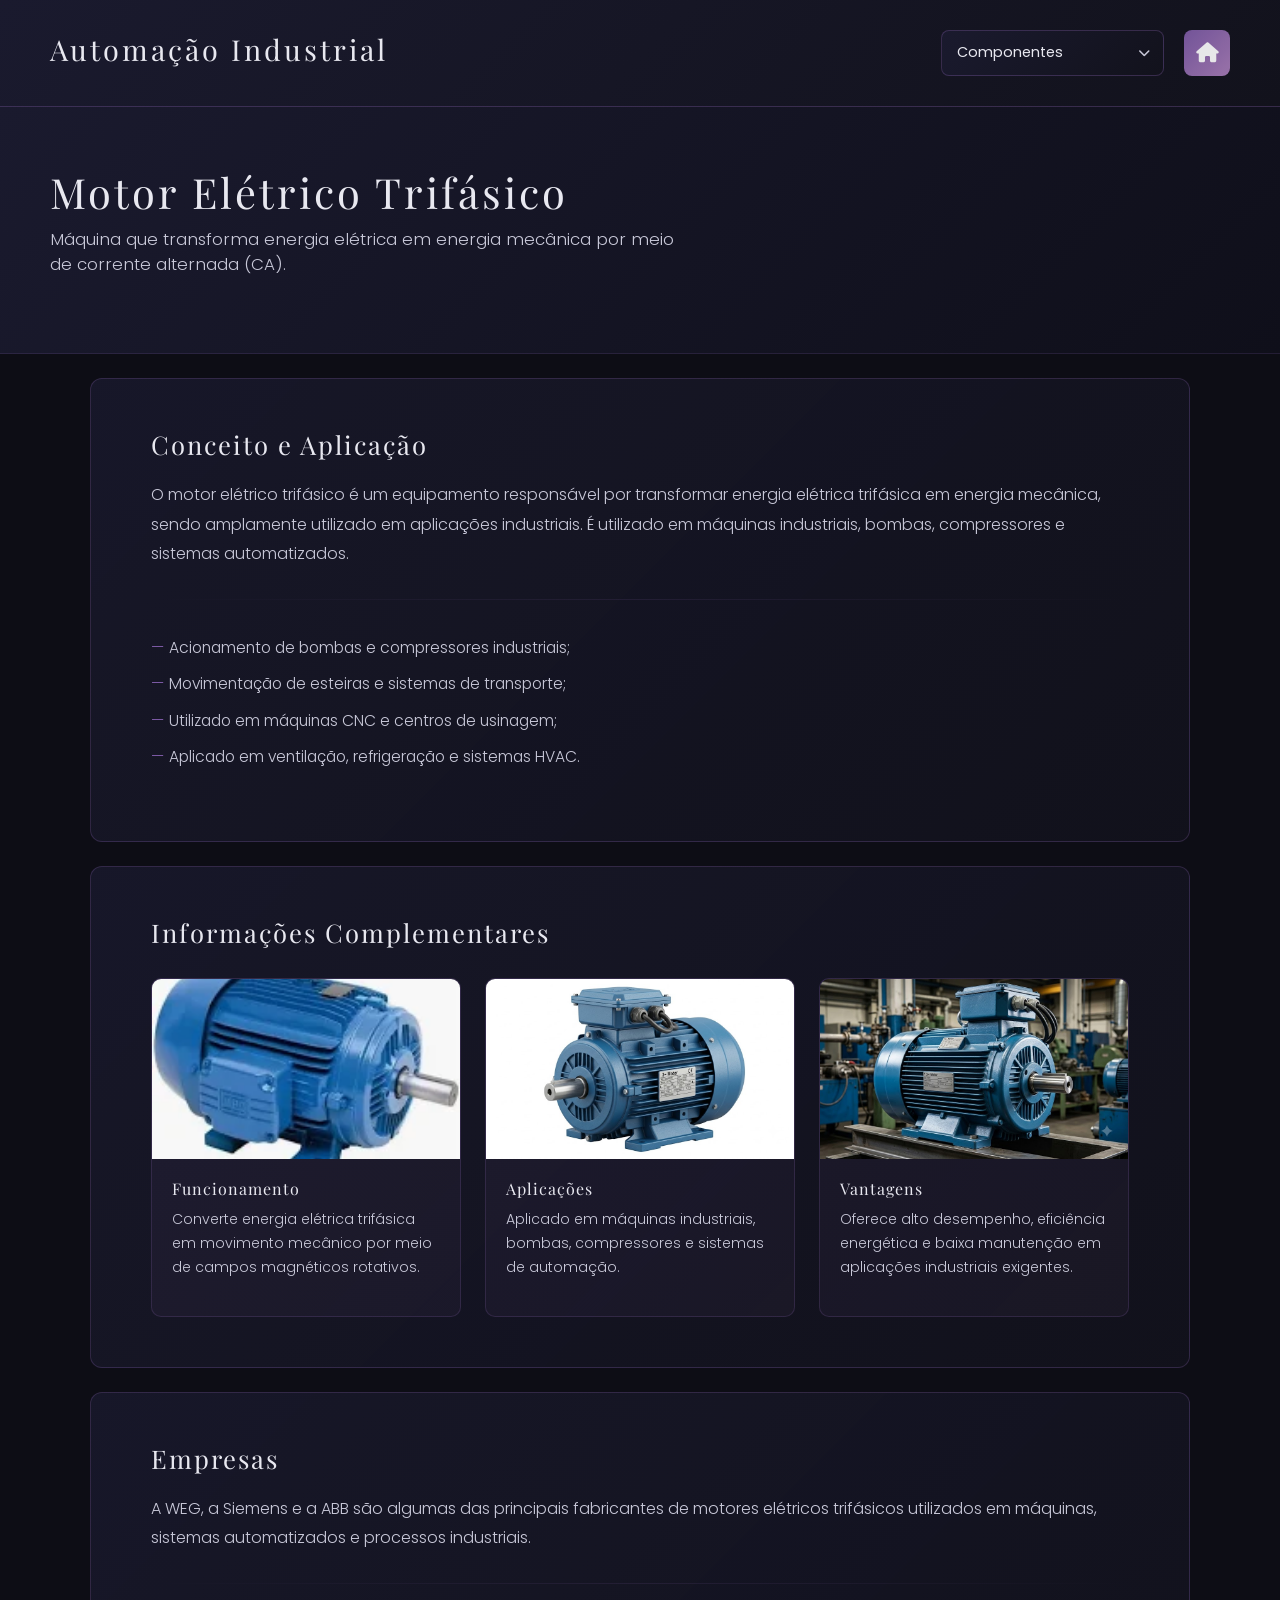
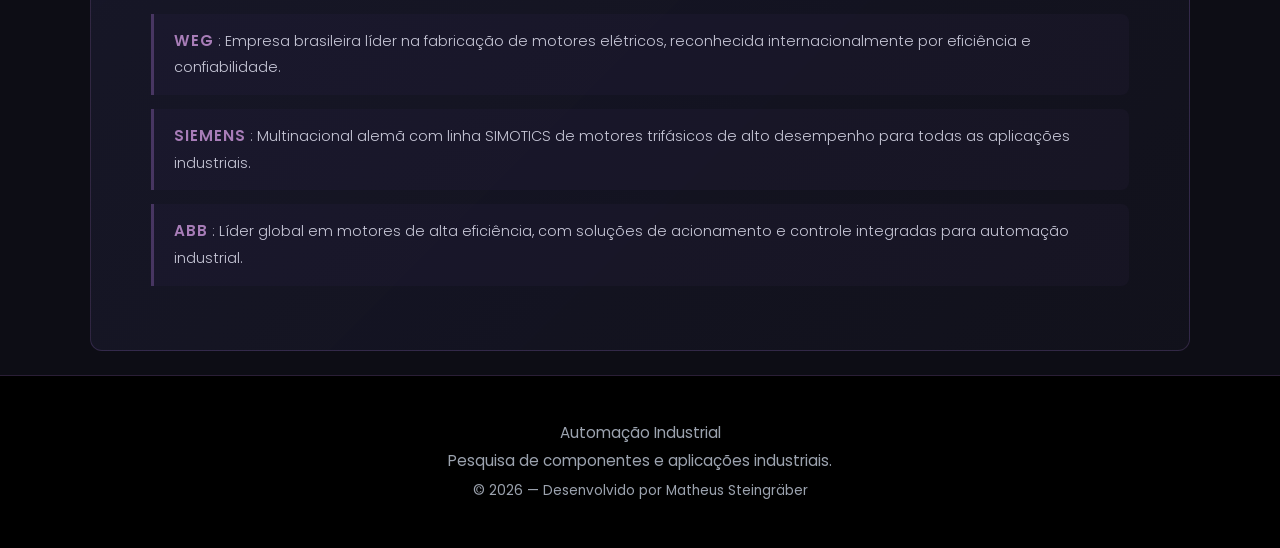
<file: HTML/motorTF.html>
<!DOCTYPE html>
<html lang="pt-BR">
<head>
    <meta charset="UTF-8">
    <meta name="viewport" content="width=device-width, initial-scale=1.0">
    <link rel="shortcut icon" href="../img/logo_icon/automacao.png" type="image/x-icon">
    <link rel="stylesheet" href="https://cdnjs.cloudflare.com/ajax/libs/font-awesome/6.5.0/css/all.min.css">
    <link rel="stylesheet" href="https://cdn.jsdelivr.net/npm/bootstrap@5.3.7/dist/css/bootstrap.min.css">
    <link rel="stylesheet" href="../CSS/geral.css">
    <title>Motor Elétrico Trifásico — Automação Industrial</title>
</head>
<body>

<header>
    <div class="header-left">
        <a href="../index.html"><h1>Automação Industrial</h1></a>
    </div>
    <div class="header-right">
            <div class="custom-select">
                <select onchange="window.location.href=this.value">
                    <option value="" disabled selected>Componentes</option>
                    <option value="./disjuntor.html">Disjuntor</option>
                    <option value="./contator.html">Contator</option>
                    <option value="./btn_pulso.html">Botão Pulso</option>
                    <option value="./chave.html">Chave Manopla</option>
                    <option value="./sensorFC.html">Sensor Fim de Curso</option>
                    <option value="./motorTF.html">Motor Elétrico Trifásico</option>
                    <option value="./multimetro.html">Multímetro</option>
                    <option value="./releTemp.html">Relé Temporizador</option>
                    <option value="./disjuntor_Motor.html">Disjuntor Motor</option>
                    <option value="./releTermico.html">Relé Térmico</option>
                </select>
            </div>
        <a class="home-icon" href="../index.html"><i class="fa-solid fa-house"></i></a>
    </div>
</header>

<main>
    <div class="page-hero">
        <h1>Motor Elétrico Trifásico</h1>
        <p>Máquina que transforma energia elétrica em energia mecânica por meio de corrente alternada (CA).</p>
    </div>

    <div class="content-card">
        <h2>Conceito e Aplicação</h2>
        <p>O motor elétrico trifásico é um equipamento responsável por transformar energia elétrica trifásica em energia mecânica, sendo amplamente utilizado em aplicações industriais. É utilizado em máquinas industriais, bombas, compressores e sistemas automatizados.</p>
        <hr>
        <ul>
                <li>Acionamento de bombas e compressores industriais;</li>
                <li>Movimentação de esteiras e sistemas de transporte;</li>
                <li>Utilizado em máquinas CNC e centros de usinagem;</li>
                <li>Aplicado em ventilação, refrigeração e sistemas HVAC.</li>
        </ul>
    </div>

    <div class="content-card">
        <h2>Informações Complementares</h2>
        <div class="cards-row">
                <div class="info-card">
                    <img src="../img/motorTF/motorTF1.png" alt="Funcionamento">
                    <div class="info-card-body">
                        <h5>Funcionamento</h5>
                        <p>Converte energia elétrica trifásica em movimento mecânico por meio de campos magnéticos rotativos.</p>
                    </div>
                </div>
                <div class="info-card">
                    <img src="../img/motorTF/motorTF2.png" alt="Aplicações">
                    <div class="info-card-body">
                        <h5>Aplicações</h5>
                        <p>Aplicado em máquinas industriais, bombas, compressores e sistemas de automação.</p>
                    </div>
                </div>
                <div class="info-card">
                    <img src="../img/motorTF/motorTF3.png" alt="Vantagens">
                    <div class="info-card-body">
                        <h5>Vantagens</h5>
                        <p>Oferece alto desempenho, eficiência energética e baixa manutenção em aplicações industriais exigentes.</p>
                    </div>
                </div>
        </div>
    </div>

    <div class="content-card">
        <h2>Empresas</h2>
        <p>A WEG, a Siemens e a ABB são algumas das principais fabricantes de motores elétricos trifásicos utilizados em máquinas, sistemas automatizados e processos industriais.</p>
        <hr>
                <div class="empresa-item">
                    <a href="https://www.weg.net/catalog/weg/BR/pt/Motores-El%C3%A9tricos/Trif%C3%A1sico---Baixa-Tens%C3%A3o/Uso-Geral/W22/W22-/W22/p/MKT_WMO_TEXT_IMAGE_BR_MT_3PHASE_LV_TEFC_W22" target="_blank">WEG</a>
                    <p>: Empresa brasileira líder na fabricação de motores elétricos, reconhecida internacionalmente por eficiência e confiabilidade.</p>
                </div>
                <div class="empresa-item">
                    <a href="https://www.siemens.com/pt-br/products/simotics/" target="_blank">SIEMENS</a>
                    <p>: Multinacional alemã com linha SIMOTICS de motores trifásicos de alto desempenho para todas as aplicações industriais.</p>
                </div>
                <div class="empresa-item">
                    <a href="https://loja.br.abb.com/produtos-industriais/automac-o-e-controle" target="_blank">ABB</a>
                    <p>: Líder global em motores de alta eficiência, com soluções de acionamento e controle integradas para automação industrial.</p>
                </div>
        
    </div>

</main>

<footer>
    <p>Automação Industrial</p>
    <p>Pesquisa de componentes e aplicações industriais.</p>
    <p><small>© 2026 — Desenvolvido por <a href="https://github.com/Twy1m" target="_blank">Matheus Steingräber</a></small></p>
</footer>
</body>
</html>
</file>
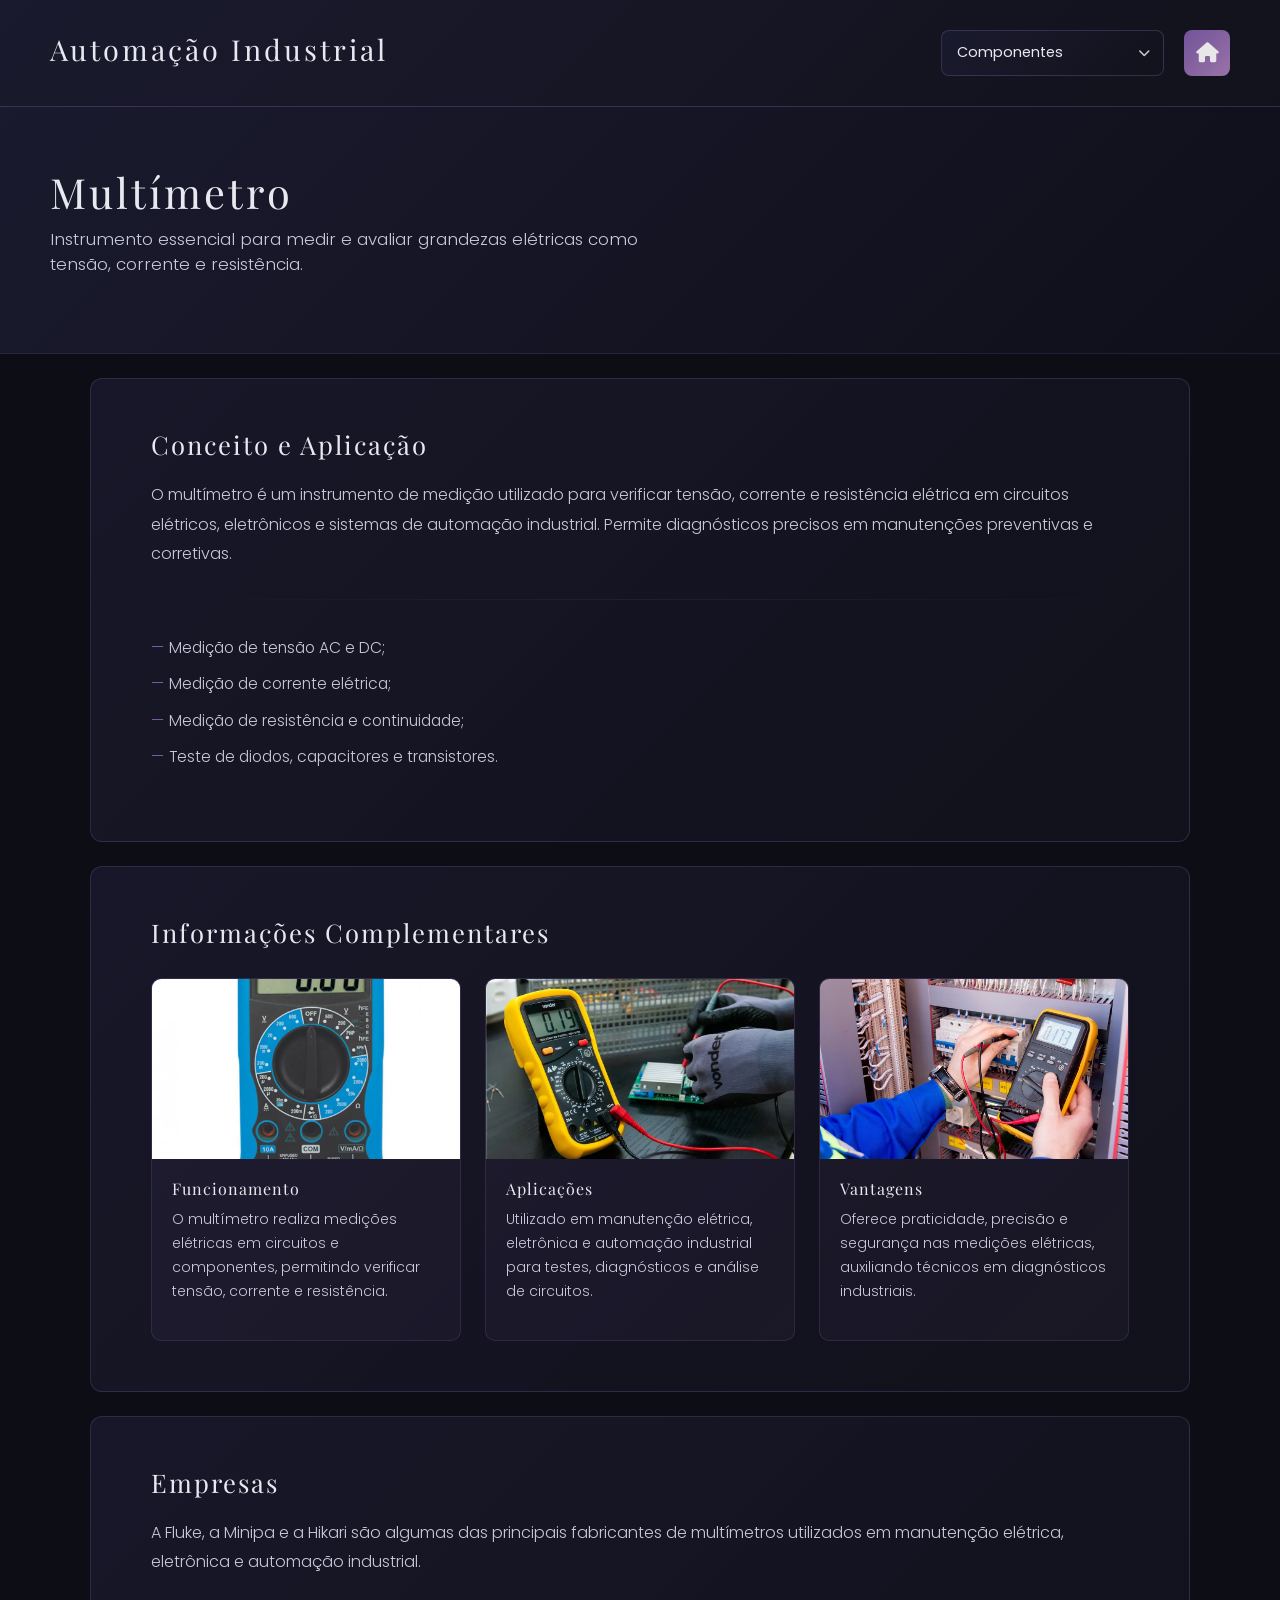
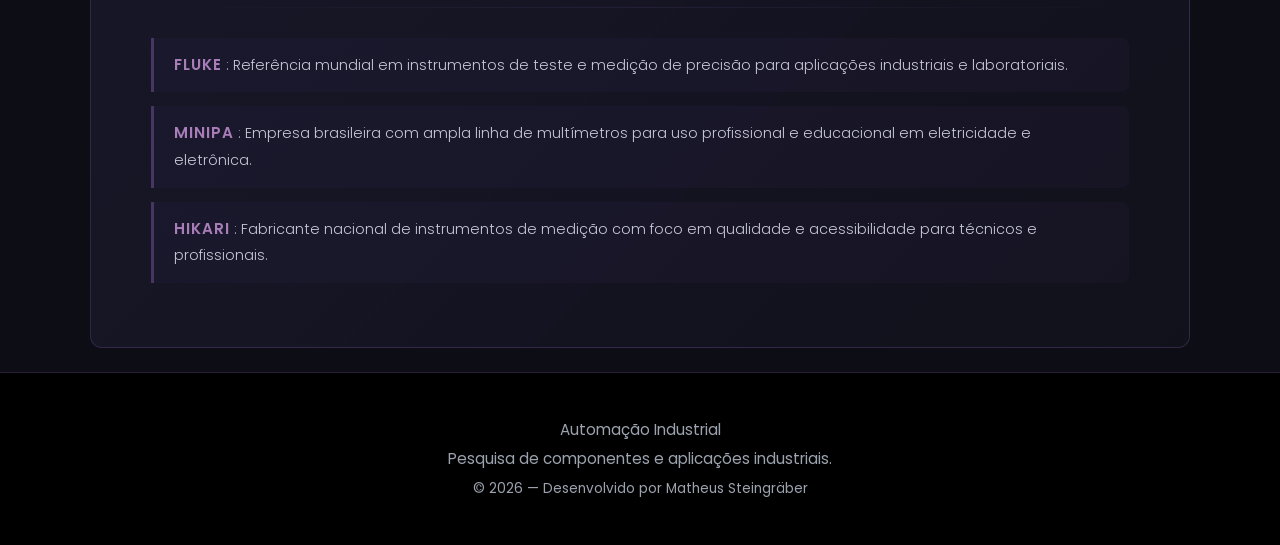
<file: HTML/multimetro.html>
<!DOCTYPE html>
<html lang="pt-BR">
<head>
    <meta charset="UTF-8">
    <meta name="viewport" content="width=device-width, initial-scale=1.0">
    <link rel="shortcut icon" href="../img/logo_icon/automacao.png" type="image/x-icon">
    <link rel="stylesheet" href="https://cdnjs.cloudflare.com/ajax/libs/font-awesome/6.5.0/css/all.min.css">
    <link rel="stylesheet" href="https://cdn.jsdelivr.net/npm/bootstrap@5.3.7/dist/css/bootstrap.min.css">
    <link rel="stylesheet" href="../CSS/geral.css">
    <title>Multímetro — Automação Industrial</title>
</head>
<body>

<header>
    <div class="header-left">
        <a href="../index.html"><h1>Automação Industrial</h1></a>
    </div>
    <div class="header-right">
            <div class="custom-select">
                <select onchange="window.location.href=this.value">
                    <option value="" disabled selected>Componentes</option>
                    <option value="./disjuntor.html">Disjuntor</option>
                    <option value="./contator.html">Contator</option>
                    <option value="./btn_pulso.html">Botão Pulso</option>
                    <option value="./chave.html">Chave Manopla</option>
                    <option value="./sensorFC.html">Sensor Fim de Curso</option>
                    <option value="./motorTF.html">Motor Elétrico Trifásico</option>
                    <option value="./multimetro.html">Multímetro</option>
                    <option value="./releTemp.html">Relé Temporizador</option>
                    <option value="./disjuntor_Motor.html">Disjuntor Motor</option>
                    <option value="./releTermico.html">Relé Térmico</option>
                </select>
            </div>
        <a class="home-icon" href="../index.html"><i class="fa-solid fa-house"></i></a>
    </div>
</header>

<main>
    <div class="page-hero">
        <h1>Multímetro</h1>
        <p>Instrumento essencial para medir e avaliar grandezas elétricas como tensão, corrente e resistência.</p>
    </div>

    <div class="content-card">
        <h2>Conceito e Aplicação</h2>
        <p>O multímetro é um instrumento de medição utilizado para verificar tensão, corrente e resistência elétrica em circuitos elétricos, eletrônicos e sistemas de automação industrial. Permite diagnósticos precisos em manutenções preventivas e corretivas.</p>
        <hr>
        <ul>
                <li>Medição de tensão AC e DC;</li>
                <li>Medição de corrente elétrica;</li>
                <li>Medição de resistência e continuidade;</li>
                <li>Teste de diodos, capacitores e transistores.</li>
        </ul>
    </div>

    <div class="content-card">
        <h2>Informações Complementares</h2>
        <div class="cards-row">
                <div class="info-card">
                    <img src="../img/multimetro/mult1.png" alt="Funcionamento">
                    <div class="info-card-body">
                        <h5>Funcionamento</h5>
                        <p>O multímetro realiza medições elétricas em circuitos e componentes, permitindo verificar tensão, corrente e resistência.</p>

                    </div>
                </div>
                <div class="info-card">
                    <img src="../img/multimetro/mult2.png" alt="Aplicações">
                    <div class="info-card-body">
                        <h5>Aplicações</h5>
                        <p>Utilizado em manutenção elétrica, eletrônica e automação industrial para testes, diagnósticos e análise de circuitos.</p>
                        
                    </div>
                </div>
                <div class="info-card">
                    <img src="../img/multimetro/mult3.png" alt="Vantagens">
                    <div class="info-card-body">
                        <h5>Vantagens</h5>
                        <p>Oferece praticidade, precisão e segurança nas medições elétricas, auxiliando técnicos em diagnósticos industriais.</p>
                    </div>
                </div>
        </div>
    </div>

    <div class="content-card">
        <h2>Empresas</h2>
        <p>A Fluke, a Minipa e a Hikari são algumas das principais fabricantes de multímetros utilizados em manutenção elétrica, eletrônica e automação industrial.</p>
        <hr>
                <div class="empresa-item">
                    <a href="https://www.fluke.com/pt-br/categoria/teste-de-eletricidade/multimetros" target="_blank">FLUKE</a>
                    <p>: Referência mundial em instrumentos de teste e medição de precisão para aplicações industriais e laboratoriais.</p>
                </div>
                <div class="empresa-item">
                    <a href="https://www.minipa.com.br/categoria/multimetros/" target="_blank">MINIPA</a>
                    <p>: Empresa brasileira com ampla linha de multímetros para uso profissional e educacional em eletricidade e eletrônica.</p>
                </div>
                <div class="empresa-item">
                    <a href="https://hikarielétrica.com.br/multimetros" target="_blank">HIKARI</a>
                    <p>: Fabricante nacional de instrumentos de medição com foco em qualidade e acessibilidade para técnicos e profissionais.</p>
                </div>
        
    </div>

</main>

<footer>
    <p>Automação Industrial</p>
    <p>Pesquisa de componentes e aplicações industriais.</p>
    <p><small>© 2026 — Desenvolvido por <a href="https://github.com/Twy1m" target="_blank">Matheus Steingräber</a></small></p>
</footer>
</body>
</html>
</file>
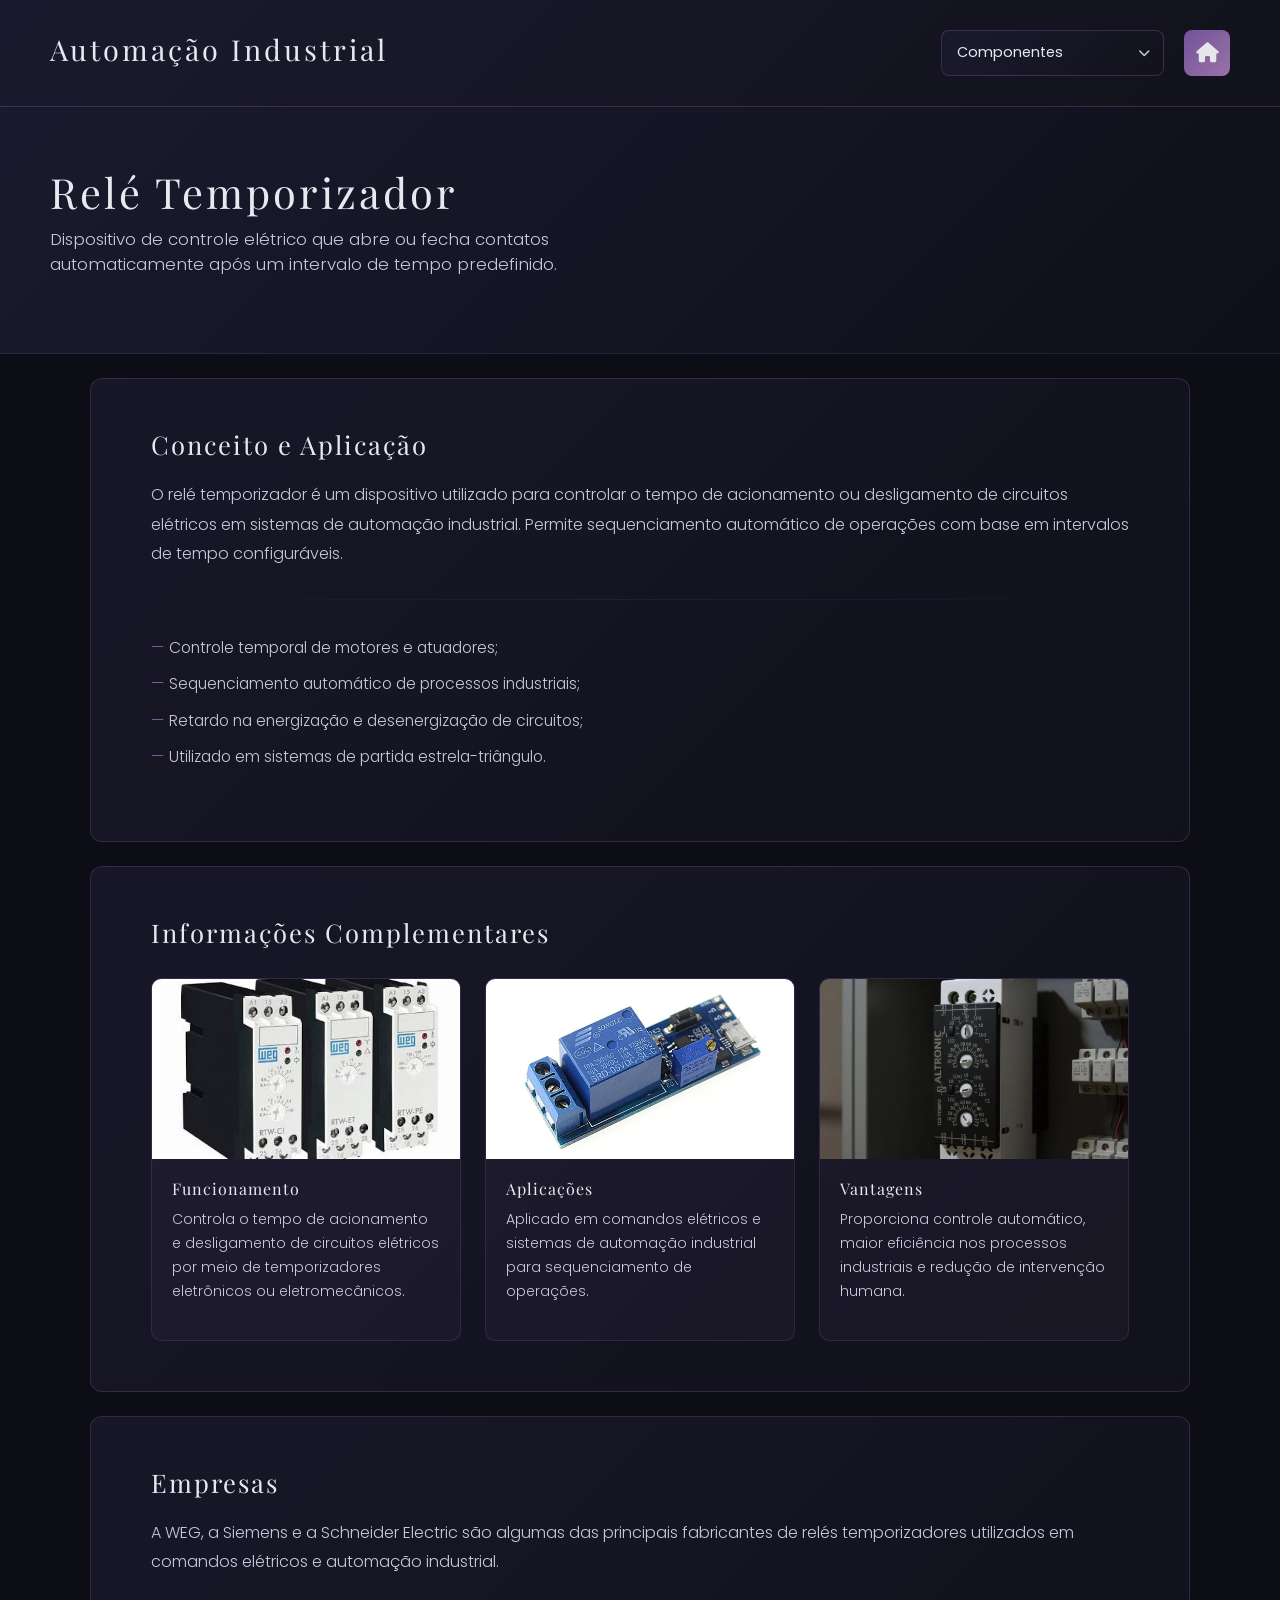
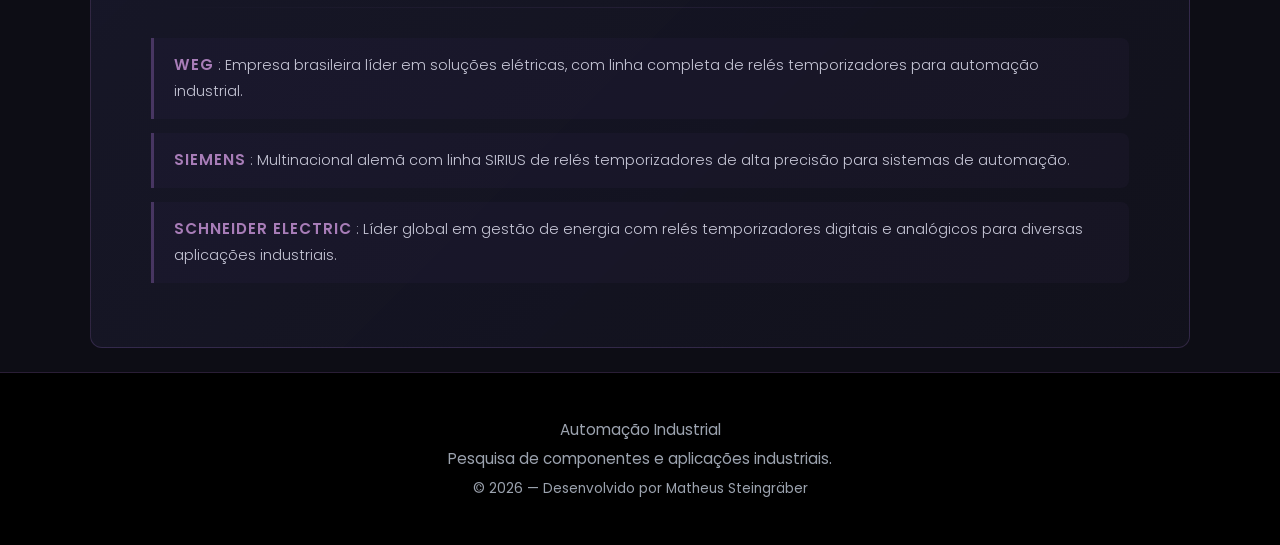
<file: HTML/releTemp.html>
<!DOCTYPE html>
<html lang="pt-BR">
<head>
    <meta charset="UTF-8">
    <meta name="viewport" content="width=device-width, initial-scale=1.0">
    <link rel="shortcut icon" href="../img/logo_icon/automacao.png" type="image/x-icon">
    <link rel="stylesheet" href="https://cdnjs.cloudflare.com/ajax/libs/font-awesome/6.5.0/css/all.min.css">
    <link rel="stylesheet" href="https://cdn.jsdelivr.net/npm/bootstrap@5.3.7/dist/css/bootstrap.min.css">
    <link rel="stylesheet" href="../CSS/geral.css">
    <title>Relé Temporizador — Automação Industrial</title>
</head>
<body>

<header>
    <div class="header-left">
        <a href="../index.html"><h1>Automação Industrial</h1></a>
    </div>
    <div class="header-right">
            <div class="custom-select">
                <select onchange="window.location.href=this.value">
                    <option value="" disabled selected>Componentes</option>
                    <option value="./disjuntor.html">Disjuntor</option>
                    <option value="./contator.html">Contator</option>
                    <option value="./btn_pulso.html">Botão Pulso</option>
                    <option value="./chave.html">Chave Manopla</option>
                    <option value="./sensorFC.html">Sensor Fim de Curso</option>
                    <option value="./motorTF.html">Motor Elétrico Trifásico</option>
                    <option value="./multimetro.html">Multímetro</option>
                    <option value="./releTemp.html">Relé Temporizador</option>
                    <option value="./disjuntor_Motor.html">Disjuntor Motor</option>
                    <option value="./releTermico.html">Relé Térmico</option>
                </select>
            </div>
        <a class="home-icon" href="../index.html"><i class="fa-solid fa-house"></i></a>
    </div>
</header>

<main>
    <div class="page-hero">
        <h1>Relé Temporizador</h1>
        <p>Dispositivo de controle elétrico que abre ou fecha contatos automaticamente após um intervalo de tempo predefinido.</p>
    </div>

    <div class="content-card">
        <h2>Conceito e Aplicação</h2>
        <p>O relé temporizador é um dispositivo utilizado para controlar o tempo de acionamento ou desligamento de circuitos elétricos em sistemas de automação industrial. Permite sequenciamento automático de operações com base em intervalos de tempo configuráveis.</p>
        <hr>
        <ul>
                <li>Controle temporal de motores e atuadores;</li>
                <li>Sequenciamento automático de processos industriais;</li>
                <li>Retardo na energização e desenergização de circuitos;</li>
                <li>Utilizado em sistemas de partida estrela-triângulo.</li>
        </ul>
    </div>

    <div class="content-card">
        <h2>Informações Complementares</h2>
        <div class="cards-row">
                <div class="info-card">
                    <img src="../img/releTemp/releTemp1.png" alt="Funcionamento">
                    <div class="info-card-body">
                        <h5>Funcionamento</h5>
                        <p>Controla o tempo de acionamento e desligamento de circuitos elétricos por meio de temporizadores eletrônicos ou eletromecânicos.</p>
                    </div>
                </div>
                <div class="info-card">
                    <img src="../img/releTemp/releTemp2.png" alt="Aplicações">
                    <div class="info-card-body">
                        <h5>Aplicações</h5>
                        <p>Aplicado em comandos elétricos e sistemas de automação industrial para sequenciamento de operações.</p>
                    </div>
                </div>
                <div class="info-card">
                    <img src="../img/releTemp/releTemp3.png" alt="Vantagens">
                    <div class="info-card-body">
                        <h5>Vantagens</h5>
                        <p>Proporciona controle automático, maior eficiência nos processos industriais e redução de intervenção humana.</p>
                    </div>
                </div>
        </div>
    </div>

    <div class="content-card">
        <h2>Empresas</h2>
        <p>A WEG, a Siemens e a Schneider Electric são algumas das principais fabricantes de relés temporizadores utilizados em comandos elétricos e automação industrial.</p>
        <hr>
                <div class="empresa-item">
                    <a href="https://www.weg.net/catalog/weg/BR/pt/Automa%C3%A7%C3%A3o-e-Controle-Industrial/Controls/Partida-e-Prote%C3%A7%C3%A3o-de-Motores/Rel%C3%A9s-Eletr%C3%B4nicos/Linha-Modular-17%2C5-mm/Rel%C3%A9s-Temporizadores-RTW17/" target="_blank">WEG</a>
                    <p>: Empresa brasileira líder em soluções elétricas, com linha completa de relés temporizadores para automação industrial.</p>
                </div>
                <div class="empresa-item">
                    <a href="https://www.siemens.com/pt-br/products/sirius/timing-relays/" target="_blank">SIEMENS</a>
                    <p>: Multinacional alemã com linha SIRIUS de relés temporizadores de alta precisão para sistemas de automação.</p>
                </div>
                <div class="empresa-item">
                    <a href="https://www.se.com/br/pt/product-range/529-rel%C3%A9s-temporizadores/" target="_blank">SCHNEIDER ELECTRIC</a>
                    <p>: Líder global em gestão de energia com relés temporizadores digitais e analógicos para diversas aplicações industriais.</p>
                </div>
        
    </div>

</main>

<footer>
    <p>Automação Industrial</p>
    <p>Pesquisa de componentes e aplicações industriais.</p>
    <p><small>© 2026 — Desenvolvido por <a href="https://github.com/Twy1m" target="_blank">Matheus Steingräber</a></small></p>
</footer>
</body>
</html>
</file>
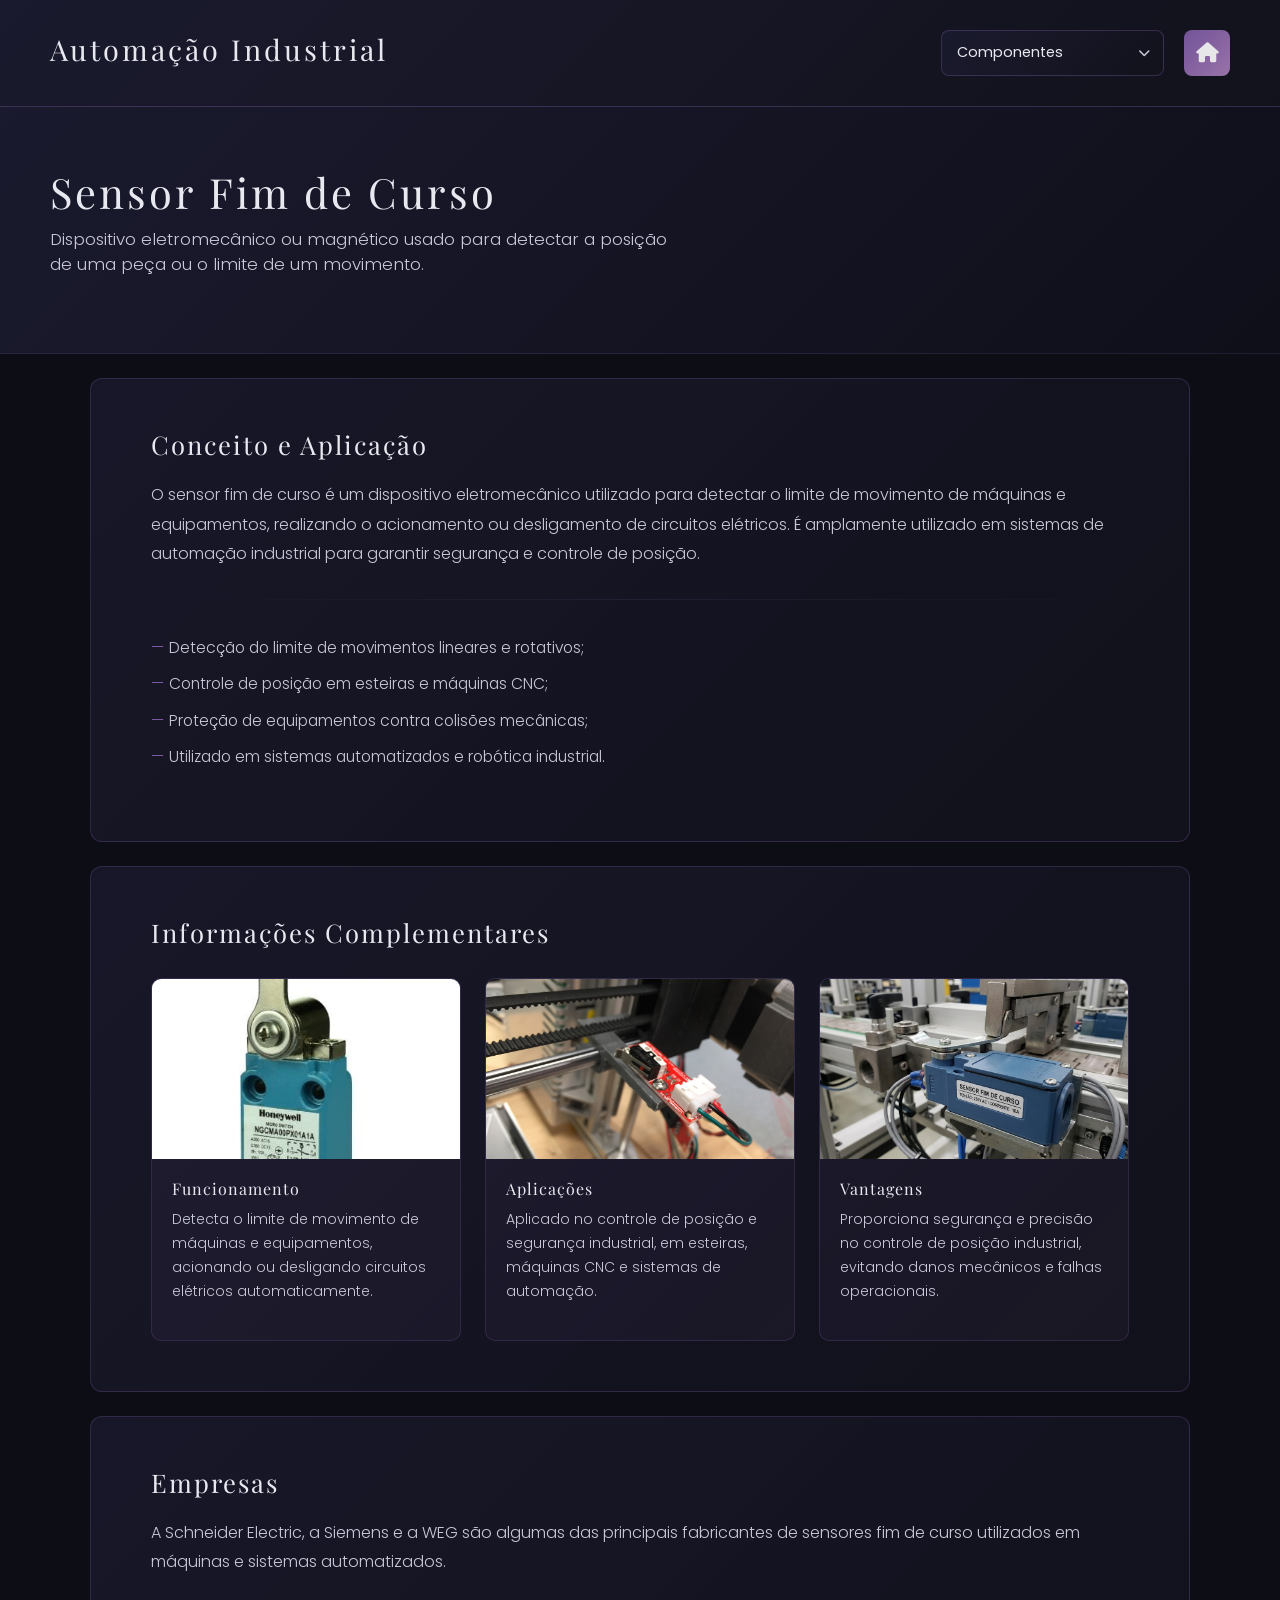
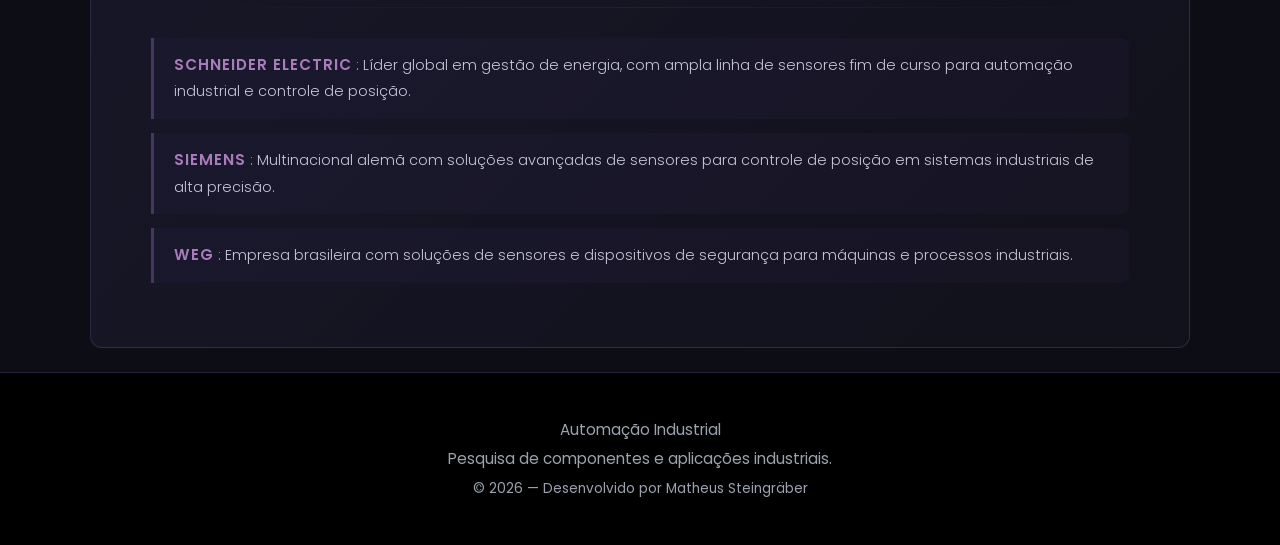
<file: HTML/sensorFC.html>
<!DOCTYPE html>
<html lang="pt-BR">
<head>
    <meta charset="UTF-8">
    <meta name="viewport" content="width=device-width, initial-scale=1.0">
    <link rel="shortcut icon" href="../img/logo_icon/automacao.png" type="image/x-icon">
    <link rel="stylesheet" href="https://cdnjs.cloudflare.com/ajax/libs/font-awesome/6.5.0/css/all.min.css">
    <link rel="stylesheet" href="https://cdn.jsdelivr.net/npm/bootstrap@5.3.7/dist/css/bootstrap.min.css">
    <link rel="stylesheet" href="../CSS/geral.css">
    <title>Sensor Fim de Curso — Automação Industrial</title>
</head>
<body>

<header>
    <div class="header-left">
        <a href="../index.html"><h1>Automação Industrial</h1></a>
    </div>
    <div class="header-right">
            <div class="custom-select">
                <select onchange="window.location.href=this.value">
                    <option value="" disabled selected>Componentes</option>
                    <option value="./disjuntor.html">Disjuntor</option>
                    <option value="./contator.html">Contator</option>
                    <option value="./btn_pulso.html">Botão Pulso</option>
                    <option value="./chave.html">Chave Manopla</option>
                    <option value="./sensorFC.html">Sensor Fim de Curso</option>
                    <option value="./motorTF.html">Motor Elétrico Trifásico</option>
                    <option value="./multimetro.html">Multímetro</option>
                    <option value="./releTemp.html">Relé Temporizador</option>
                    <option value="./disjuntor_Motor.html">Disjuntor Motor</option>
                    <option value="./releTermico.html">Relé Térmico</option>
                </select>
            </div>
        <a class="home-icon" href="../index.html"><i class="fa-solid fa-house"></i></a>
    </div>
</header>

<main>
    <div class="page-hero">
        <h1>Sensor Fim de Curso</h1>
        <p>Dispositivo eletromecânico ou magnético usado para detectar a posição de uma peça ou o limite de um movimento.</p>
    </div>

    <div class="content-card">
        <h2>Conceito e Aplicação</h2>
        <p>O sensor fim de curso é um dispositivo eletromecânico utilizado para detectar o limite de movimento de máquinas e equipamentos, realizando o acionamento ou desligamento de circuitos elétricos. É amplamente utilizado em sistemas de automação industrial para garantir segurança e controle de posição.</p>
        <hr>
        <ul>
                <li>Detecção do limite de movimentos lineares e rotativos;</li>
                <li>Controle de posição em esteiras e máquinas CNC;</li>
                <li>Proteção de equipamentos contra colisões mecânicas;</li>
                <li>Utilizado em sistemas automatizados e robótica industrial.</li>
        </ul>
    </div>

    <div class="content-card">
        <h2>Informações Complementares</h2>
        <div class="cards-row">
                <div class="info-card">
                    <img src="../img/sensorFC/sensorFC.png" alt="Funcionamento">
                    <div class="info-card-body">
                        <h5>Funcionamento</h5>
                        <p>Detecta o limite de movimento de máquinas e equipamentos, acionando ou desligando circuitos elétricos automaticamente.</p>
                    </div>
                </div>
                <div class="info-card">
                    <img src="../img/sensorFC/sensorFC2.png" alt="Aplicações">
                    <div class="info-card-body">
                        <h5>Aplicações</h5>
                        <p>Aplicado no controle de posição e segurança industrial, em esteiras, máquinas CNC e sistemas de automação.</p>
                    </div>
                </div>
                <div class="info-card">
                    <img src="../img/sensorFC/sensorFC3.png" alt="Vantagens">
                    <div class="info-card-body">
                        <h5>Vantagens</h5>
                        <p>Proporciona segurança e precisão no controle de posição industrial, evitando danos mecânicos e falhas operacionais.</p>
                    </div>
                </div>
        </div>
    </div>

    <div class="content-card">
        <h2>Empresas</h2>
        <p>A Schneider Electric, a Siemens e a WEG são algumas das principais fabricantes de sensores fim de curso utilizados em máquinas e sistemas automatizados.</p>
        <hr>
                <div class="empresa-item">
                    <a href="https://www.se.com/br/pt/product-category/4900-sensores-e-fim-de-curso/" target="_blank">SCHNEIDER ELECTRIC</a>
                    <p>: Líder global em gestão de energia, com ampla linha de sensores fim de curso para automação industrial e controle de posição.</p>
                </div>
                <div class="empresa-item">
                    <a href="https://assets.new.siemens.com/siemens/assets/api/uuid:8a525" target="_blank">SIEMENS</a>
                    <p>: Multinacional alemã com soluções avançadas de sensores para controle de posição em sistemas industriais de alta precisão.</p>
                </div>
                <div class="empresa-item">
                    <a href="https://www.weg.net/catalog/weg/BR/pt/Seguran%C3%A7a-de-M%C3" target="_blank">WEG</a>
                    <p>: Empresa brasileira com soluções de sensores e dispositivos de segurança para máquinas e processos industriais.</p>
                </div>
        
    </div>

</main>

<footer>
    <p>Automação Industrial</p>
    <p>Pesquisa de componentes e aplicações industriais.</p>
    <p><small>© 2026 — Desenvolvido por <a href="https://github.com/Twy1m" target="_blank">Matheus Steingräber</a></small></p>
</footer>
</body>
</html>
</file>
<file: CSS/index.css>
@import url('https://fonts.googleapis.com/css2?family=Playfair+Display:ital,wght@0,400..900;1,400..900&family=Poppins:ital,wght@0,100;0,200;0,300;0,400;0,500;0,600;0,700;0,800;0,900;1,100;1,200;1,300;1,400;1,500;1,600;1,700;1,800;1,900&display=swap');

* {
    margin: 0;
    padding: 0;
    box-sizing: border-box;
}

body {
    font-family: 'Poppins', sans-serif;
    background: #0d0d15;
    color: #e8e8f0;
    overflow-x: hidden;
}

header {
    background: linear-gradient(135deg, #1a1a2e 0%, #12121c 100%);
    padding: 35px 50px;
    display: flex;
    justify-content: space-between;
    align-items: center;
    border-bottom: 1px solid rgba(140, 100, 180, 0.3);
    position: relative;
}

h1 {
    font-family: 'Playfair Display', serif;
    font-size: 2.2em;
    font-weight: 400;
    letter-spacing: 3px;
    color: #e8e8f0;
}

nav a {
    text-decoration: none;
    color: #e8e8f0;
}

.custom-select {
    position: relative;
    display: inline-block;
}

.custom-select select {
    appearance: none;
    background: linear-gradient(135deg, #1a1a2e 0%, #12121c 100%);
    border: 1px solid rgba(140, 100, 180, 0.3);
    color: #e8e8f0;
    padding: 12px 40px 12px 15px;
    border-radius: 8px;
    font-family: 'Poppins', sans-serif;
    font-size: 0.95em;
    cursor: pointer;
    outline: none;
    transition: all 0.3s ease;
    min-width: 220px;
}

.custom-select select:hover {
    border-color: rgba(140, 100, 180, 0.5);
    transform: translateY(-2px);
}

.custom-select select:focus {
    border-color: rgba(140, 100, 180, 0.7);
    box-shadow: 0 0 0 2px rgba(140, 100, 180, 0.2);
}

.custom-select::after {
    content: "\f078";
    font-family: "Font Awesome 6 Free";
    font-weight: 900;
    position: absolute;
    top: 50%;
    right: 15px;
    transform: translateY(-50%);
    color: #c8c8d8;
    pointer-events: none;
    font-size: 0.8em;
}

.custom-select select option {
    background: #1a1a2e;
    color: #e8e8f0;
    padding: 10px;
}

/* INTRO SECTION */
.intro {
    background: linear-gradient(135deg, #1a1a2e 0%, #0f0f1a 100%);
    padding: 60px 50px;
    display: grid;
    grid-template-columns: 2fr 1fr;
    gap: 40px;
    align-items: center;
    position: relative;
}

.intro-text h2 {
    font-family: 'Playfair Display', serif;
    font-size: 1.1em;
    font-weight: 400;
    letter-spacing: 2px;
    text-transform: uppercase;
    color: #a87db8;
    margin-bottom: 12px;
}

.intro-text p {
    font-size: 1.05em;
    line-height: 1.9;
    color: #c8c8d8;
    font-weight: 300;
}

.intro-image {
    display: flex;
    align-items: center;
    justify-content: center;
    text-align: center;
    font-size: 64px;
    background: linear-gradient(135deg, rgba(125, 91, 166, 0.15), rgba(168, 125, 184, 0.12));
    height: 200px;
    border-radius: 8px;
    border: 1px solid rgba(140, 100, 180, 0.2);
    transition: all 0.4s ease;
}

.intro-image:hover {
    border-color: rgba(140, 100, 180, 0.4);
    transform: translateY(-3px);
}

/* PORTFOLIO GRID */
.portfolio {
    background: linear-gradient(180deg, #0f0f1a 0%, #1a1a2e 100%);
    padding: 80px 50px;
}

.portfolio-title {
    font-family: 'Playfair Display', serif;
    font-size: 1.6em;
    font-weight: 400;
    letter-spacing: 2px;
    color: #e8e8f0;
    margin-bottom: 40px;
    text-align: center;
}

.grid {
    display: grid;
    grid-template-columns: repeat(3, 1fr);
    gap: 28px;
}

.card {
    background: linear-gradient(135deg, rgba(26, 26, 46, 0.8), rgba(18, 18, 28, 0.9));
    border-radius: 12px;
    overflow: hidden;
    transition: all 0.3s ease;
    border: 1px solid rgba(140, 100, 180, 0.25);
    cursor: pointer;
    text-decoration: none;
    display: block;
}

.card:hover {
    transform: translateY(-5px);
    border-color: rgba(140, 100, 180, 0.5);
    text-decoration: none;
}

.card-image {
    display: flex;
    align-items: center;
    justify-content: center;
    font-size: 56px;
    height: 200px;
    background: linear-gradient(135deg, rgba(125, 91, 166, 0.2), rgba(168, 125, 184, 0.15));
    color: #c8c8d8;
    transition: color 0.3s;
}

.card:hover .card-image i {
    color: #a87db8;
}

.card-footer {
    background: linear-gradient(180deg, #7d5ba6 0%, #6d4d96 100%);
    padding: 15px;
    text-align: center;
    font-weight: 500;
    font-size: 0.85em;
    letter-spacing: 1.5px;
    text-transform: uppercase;
    color: #e8e8f0;
    transition: all 0.3s;
    opacity: 0.95;
}

.card:hover .card-footer {
    opacity: 1;
}

/* INFO SECTION */
.info-section {
    background: linear-gradient(135deg, #1a1a2e 0%, #12121c 100%);
    padding: 60px 50px;
    display: grid;
    grid-template-columns: repeat(3, 1fr);
    gap: 30px;
    border-top: 1px solid rgba(140, 100, 180, 0.2);
}

.info-block h3 {
    font-family: 'Playfair Display', serif;
    font-size: 1em;
    font-weight: 400;
    letter-spacing: 2px;
    text-transform: uppercase;
    color: #a87db8;
    margin-bottom: 14px;
    padding-bottom: 8px;
    border-bottom: 1px solid rgba(140, 100, 180, 0.2);
}

.info-block p {
    font-size: 0.9em;
    color: #c8c8d8;
    line-height: 1.7;
    font-weight: 300;
}

.info-block ul {
    list-style: none;
    padding: 0;
}

.info-block ul li {
    font-size: 0.9em;
    color: #c8c8d8;
    padding: 4px 0;
    padding-left: 14px;
    position: relative;
    font-weight: 300;
}

.info-block ul li::before {
    content: '—';
    position: absolute;
    left: 0;
    color: #7d5ba6;
    font-size: 0.85em;
}

footer {
    background: #000;
    padding: 40px;
    text-align: center;
    border-top: 1px solid rgba(140, 100, 180, 0.3);
}

footer p {
    margin: 6px 0;
    color: #9ca3af;
    font-size: 0.95rem;
    transition: color 0.3s;
}

footer p:hover {
    color: #a87db8;
}

footer a {
    color: #9ca3af;
    text-decoration: none;
    font-size: 0.95rem;
    transition: color 0.3s;
}

footer a:hover {
    color: #a87db8;
}

/* RESPONSIVE */
@media (max-width: 900px) {
    header {
        padding: 24px 24px;
        flex-direction: column;
        align-items: flex-start;
        gap: 16px;
    }

    .intro {
        grid-template-columns: 1fr;
        padding: 40px 24px;
    }

    .intro-image {
        display: none;
    }

    .portfolio {
        padding: 50px 24px;
    }

    .grid {
        grid-template-columns: repeat(2, 1fr);
    }

    .info-section {
        grid-template-columns: 1fr;
        padding: 40px 24px;
    }
}

@media (max-width: 560px) {
    .grid {
        grid-template-columns: 1fr;
    }
}
</file>
<file: CSS/geral.css>
@import url('https://fonts.googleapis.com/css2?family=Playfair+Display:ital,wght@0,400..900;1,400..900&family=Poppins:ital,wght@0,100;0,200;0,300;0,400;0,500;0,600;0,700;0,800;0,900;1,100;1,200;1,300;1,400;1,500;1,600;1,700;1,800;1,900&display=swap');

* {
    margin: 0;
    padding: 0;
    box-sizing: border-box;
}

body {
    font-family: 'Poppins', sans-serif;
    background: #0d0d15;
    color: #e8e8f0;
    overflow-x: hidden;
}

/* ===== HEADER ===== */
header {
    background: linear-gradient(135deg, #1a1a2e 0%, #12121c 100%);
    padding: 30px 50px;
    display: flex;
    justify-content: space-between;
    align-items: center;
    flex-wrap: wrap;
    gap: 15px;
    border-bottom: 1px solid rgba(140, 100, 180, 0.3);
}

.header-left h1 {
    font-family: 'Playfair Display', serif;
    font-size: 1.8em;
    font-weight: 400;
    letter-spacing: 3px;
    color: #e8e8f0;
    text-decoration: none;
}

.header-left a {
    text-decoration: none;
}

.header-right {
    display: flex;
    align-items: center;
    gap: 20px;
}

.home-icon {
    width: 46px;
    height: 46px;
    background: linear-gradient(135deg, #7d5ba6, #a87db8);
    border-radius: 8px;
    display: flex;
    align-items: center;
    justify-content: center;
    cursor: pointer;
    transition: all 0.3s ease;
    opacity: 0.9;
    text-decoration: none;
}

.home-icon:hover {
    opacity: 1;
    transform: translateY(-2px);
}

.home-icon i {
    color: #fff;
    font-size: 20px;
}

/* ===== DROPDOWN SELECT ===== */
.custom-select {
    position: relative;
    display: inline-block;
}

.custom-select select {
    appearance: none;
    background: linear-gradient(135deg, #1a1a2e 0%, #12121c 100%);
    border: 1px solid rgba(140, 100, 180, 0.3);
    color: #e8e8f0;
    padding: 11px 40px 11px 15px;
    border-radius: 8px;
    font-family: 'Poppins', sans-serif;
    font-size: 0.9em;
    cursor: pointer;
    outline: none;
    transition: all 0.3s ease;
    min-width: 220px;
}

.custom-select select:hover {
    border-color: rgba(140, 100, 180, 0.5);
    transform: translateY(-2px);
}

.custom-select select:focus {
    border-color: rgba(140, 100, 180, 0.7);
    box-shadow: 0 0 0 2px rgba(140, 100, 180, 0.2);
}

.custom-select::after {
    content: "\f078";
    font-family: "Font Awesome 6 Free";
    font-weight: 900;
    position: absolute;
    top: 50%;
    right: 14px;
    transform: translateY(-50%);
    color: #c8c8d8;
    pointer-events: none;
    font-size: 0.75em;
}

.custom-select select option {
    background: #1a1a2e;
    color: #e8e8f0;
}

/* ===== HERO / PAGE TITLE ===== */
.page-hero {
    background: linear-gradient(135deg, #1a1a2e 0%, #0f0f1a 100%);
    padding: 60px 50px;
    border-bottom: 1px solid rgba(140, 100, 180, 0.15);
}

.page-hero h1 {
    font-family: 'Playfair Display', serif;
    font-size: 2.6em;
    font-weight: 400;
    letter-spacing: 3px;
    color: #e8e8f0;
    margin-bottom: 10px;
}

.page-hero p {
    font-size: 1.05em;
    color: #c8c8d8;
    font-weight: 300;
    max-width: 640px;
}

/* ===== CONTENT CARD ===== */
.content-card {
    background: linear-gradient(135deg, rgba(26, 26, 46, 0.8), rgba(18, 18, 28, 0.9));
    border-radius: 12px;
    border: 1px solid rgba(140, 100, 180, 0.25);
    margin: 24px auto;
    max-width: 1100px;
    width: 93%;
    padding: 50px 60px;
    transition: border-color 0.3s;
}

.content-card:hover {
    border-color: rgba(140, 100, 180, 0.45);
}

.content-card h2 {
    font-family: 'Playfair Display', serif;
    font-size: 1.6em;
    font-weight: 400;
    letter-spacing: 2px;
    color: #e8e8f0;
    margin-bottom: 20px;
}

.content-card h3 {
    font-family: 'Playfair Display', serif;
    font-size: 1.1em;
    font-weight: 400;
    letter-spacing: 1.5px;
    text-transform: uppercase;
    color: #a87db8;
    margin: 24px 0 10px;
}

.content-card p {
    font-size: 1em;
    color: #c8c8d8;
    line-height: 1.85;
    font-weight: 300;
}

.content-card ul {
    list-style: none;
    padding: 0;
    margin-top: 10px;
}

.content-card ul li {
    color: #c8c8d8;
    padding: 5px 0 5px 18px;
    position: relative;
    font-weight: 300;
    font-size: 0.97em;
    line-height: 1.7;
}

.content-card ul li::before {
    content: '—';
    position: absolute;
    left: 0;
    color: #7d5ba6;
}

hr {
    height: 1px;
    background: linear-gradient(90deg, transparent, rgba(140, 100, 180, 0.5), transparent);
    border: none;
    margin: 30px 0;
}

/* ===== INFO CARDS ROW ===== */
.cards-row {
    display: grid;
    grid-template-columns: repeat(3, 1fr);
    gap: 24px;
    margin-top: 30px;
}

.info-card {
    background: linear-gradient(135deg, rgba(125, 91, 166, 0.08), rgba(168, 125, 184, 0.05));
    border-radius: 10px;
    border: 1px solid rgba(140, 100, 180, 0.2);
    overflow: hidden;
    transition: all 0.3s ease;
}

.info-card:hover {
    border-color: rgba(140, 100, 180, 0.45);
    transform: translateY(-3px);
}

.info-card img {
    width: 100%;
    height: 180px;
    object-fit: cover;
    background: #0d0d15;
}

.info-card-body {
    padding: 20px;
}

.info-card-body h5 {
    font-family: 'Playfair Display', serif;
    font-size: 1em;
    font-weight: 400;
    letter-spacing: 1px;
    color: #e8e8f0;
    margin-bottom: 10px;
}

.info-card-body p {
    font-size: 0.88em;
    color: #c8c8d8;
    line-height: 1.7;
    font-weight: 300;
    margin-bottom: 16px;
}

.btn-saiba {
    display: inline-block;
    padding: 8px 18px;
    background: linear-gradient(180deg, #7d5ba6, #6d4d96);
    color: #e8e8f0;
    text-decoration: none;
    border-radius: 6px;
    font-size: 0.82em;
    letter-spacing: 1px;
    text-transform: uppercase;
    font-weight: 500;
    transition: all 0.3s;
    opacity: 0.9;
}

.btn-saiba:hover {
    opacity: 1;
    transform: translateY(-1px);
    color: #fff;
}

/* ===== EMPRESAS ===== */
.empresa-item {
    border-left: 3px solid rgba(140, 100, 180, 0.4);
    padding: 14px 20px;
    margin: 14px 0;
    background: rgba(125, 91, 166, 0.05);
    border-radius: 0 8px 8px 0;
    transition: background 0.3s;
}

.empresa-item:hover {
    background: rgba(125, 91, 166, 0.1);
}

.empresa-item a {
    font-weight: 600;
    color: #a87db8;
    font-size: 0.95em;
    text-decoration: none;
    letter-spacing: 1px;
}

.empresa-item a:hover {
    color: #c8a0d8;
}

.empresa-item p {
    font-size: 0.9em !important;
    margin: 0;
    display: inline;
}

.empresa-logos {
    text-align: center;
    margin: 30px auto;
}

.empresa-logos img {
    max-width: 100%;
    border-radius: 8px;
}

/* ===== FOOTER ===== */
footer {
    background: #000;
    padding: 40px;
    text-align: center;
    border-top: 1px solid rgba(140, 100, 180, 0.3);
}

footer p {
    margin: 6px 0;
    color: #9ca3af;
    font-size: 0.95rem;
    transition: color 0.3s;
}

footer small {
    color: #9ca3af;
    font-size: 0.85rem;
}

footer a {
    color: #9ca3af;
    text-decoration: none;
    transition: color 0.3s;
}

footer a:hover {
    color: #a87db8;
}

/* ===== RESPONSIVE ===== */
@media (max-width: 900px) {
    header {
        padding: 22px 24px;
    }

    .page-hero {
        padding: 40px 24px;
    }

    .page-hero h1 {
        font-size: 2em;
    }

    .content-card {
        padding: 30px 24px;
        width: 96%;
    }

    .cards-row {
        grid-template-columns: 1fr;
    }
}
</file>
